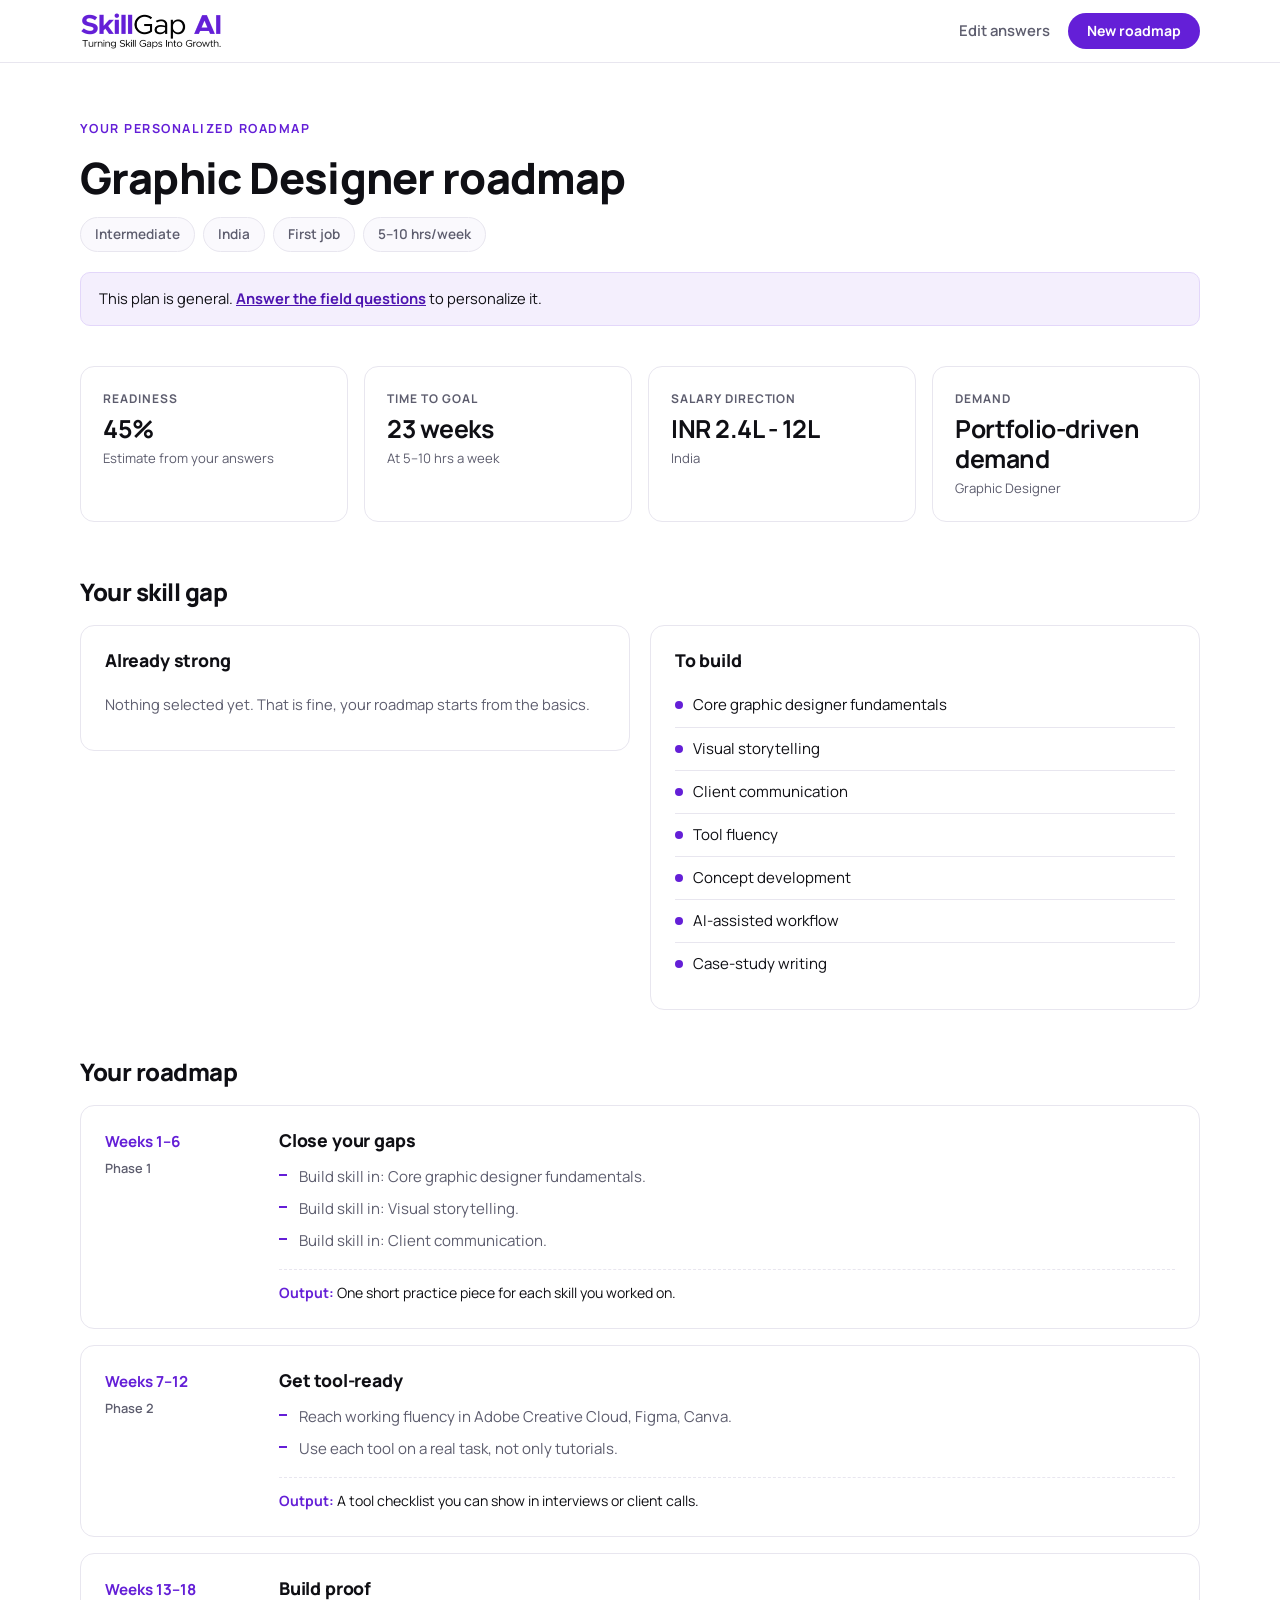
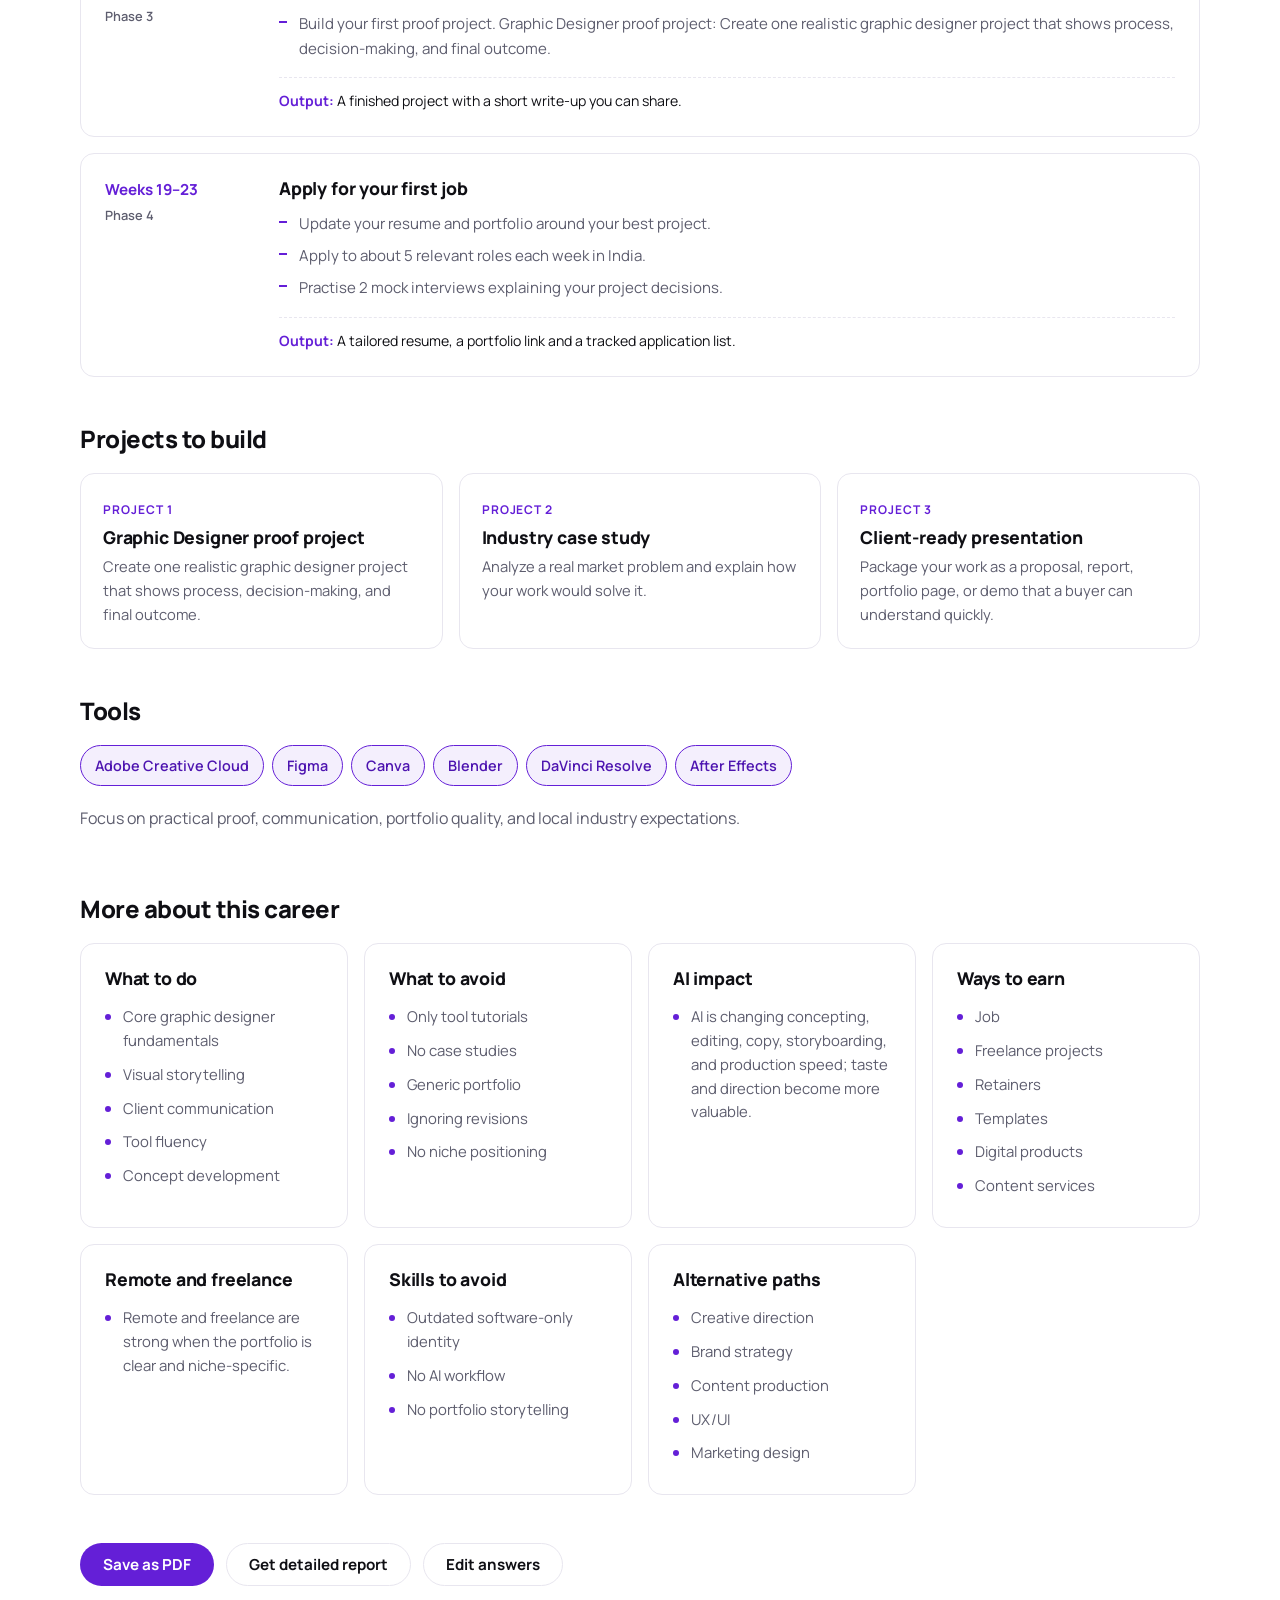
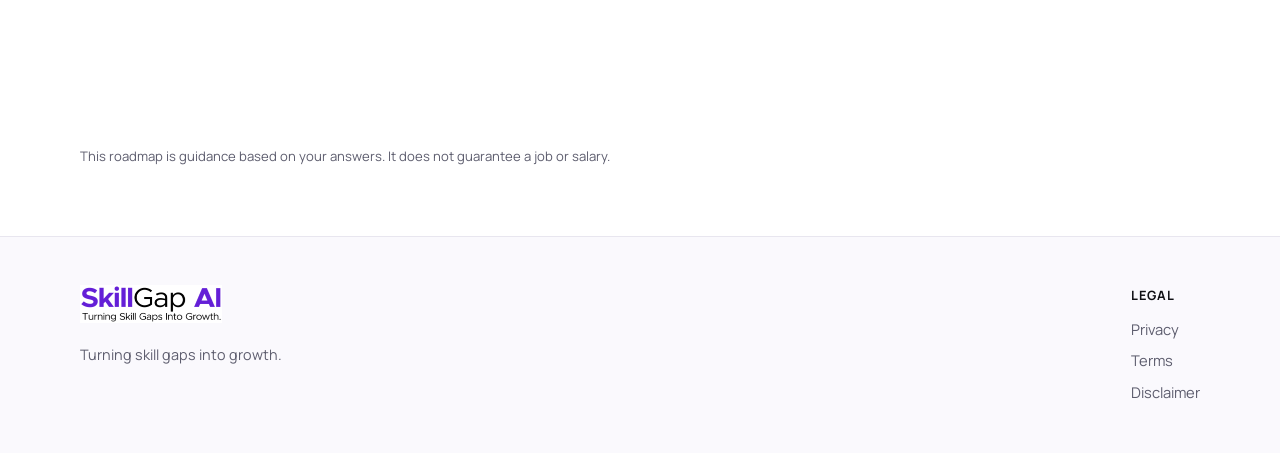
<file: career.html>
<!doctype html>
<html lang="en">
  <head>
    <meta charset="UTF-8" />
    <meta name="viewport" content="width=device-width, initial-scale=1.0" />
    <title>Your roadmap | SkillGap AI</title>
    <meta name="description" content="Your personalized career roadmap from SkillGap AI." />
    <meta name="robots" content="noindex" />
    <link rel="canonical" href="https://skillgapai.in/career.html" />
    <link rel="icon" href="favicon.png" type="image/png" />
    <link rel="preconnect" href="https://fonts.googleapis.com" />
    <link rel="preconnect" href="https://fonts.gstatic.com" crossorigin />
    <link href="https://fonts.googleapis.com/css2?family=Manrope:wght@400;500;600;700;800&display=swap" rel="stylesheet" />
    <link rel="stylesheet" href="styles.css" />
  </head>
  <body>
    <header class="site-header">
      <a class="brand" href="index.html" aria-label="SkillGap AI home"><img src="logo.png" alt="SkillGap AI" /></a>
      <div class="header-actions">
        <a class="login-link" href="index.html?edit=1#assessment">Edit answers</a>
        <a class="primary-button small" href="index.html#assessment">New roadmap</a>
      </div>
    </header>

    <main id="result">
      <section class="result-hero section-shell">
        <p class="eyebrow">Your personalized roadmap</p>
        <h1 id="resTitle">Your roadmap</h1>
        <div class="meta-chips" id="resChips"></div>
        <p class="notice" id="resNotice" hidden></p>
      </section>

      <section class="section-shell" style="padding-block:0">
        <div class="stat-row" id="resStats"></div>
      </section>

      <section class="section-shell result-section">
        <h2>Your skill gap</h2>
        <div class="gap-grid">
          <div class="gap-col"><h3>Already strong</h3><ul id="resStrong"></ul></div>
          <div class="gap-col build"><h3>To build</h3><ul id="resBuild"></ul></div>
        </div>
      </section>

      <section class="section-shell result-section">
        <h2>Your roadmap</h2>
        <div class="timeline" id="resTimeline"></div>
      </section>

      <section class="section-shell result-section">
        <h2>Projects to build</h2>
        <div class="project-grid" id="resProjects"></div>
      </section>

      <section class="section-shell result-section">
        <h2>Tools</h2>
        <ul class="tool-list" id="resTools"></ul>
        <p style="margin-top:20px" id="resRegion"></p>
      </section>

      <section class="section-shell result-section">
        <h2>More about this career</h2>
        <div class="insight-grid" id="resInsights"></div>
      </section>

      <section class="section-shell result-actions">
        <button class="primary-button" type="button" id="resPrint">Save as PDF</button>
        <a class="secondary-button" id="resWhatsapp" href="#" target="_blank" rel="noopener">Get detailed report</a>
        <a class="secondary-button" href="index.html?edit=1#assessment">Edit answers</a>
      </section>
      <section class="section-shell disclaimer">
        <p>This roadmap is guidance based on your answers. It does not guarantee a job or salary.</p>
      </section>
    </main>

    <footer class="site-footer">
      <div><a class="brand" href="index.html"><img src="logo.png" alt="SkillGap AI" /></a><p>Turning skill gaps into growth.</p></div>
      <div class="footer-columns"><nav><strong>Legal</strong><a href="privacy.html">Privacy</a><a href="terms.html">Terms</a><a href="disclaimer.html">Disclaimer</a></nav></div>
    </footer>

    <script src="data.js"></script>
    <script src="assessment.js"></script>
  </body>
</html>
</file>
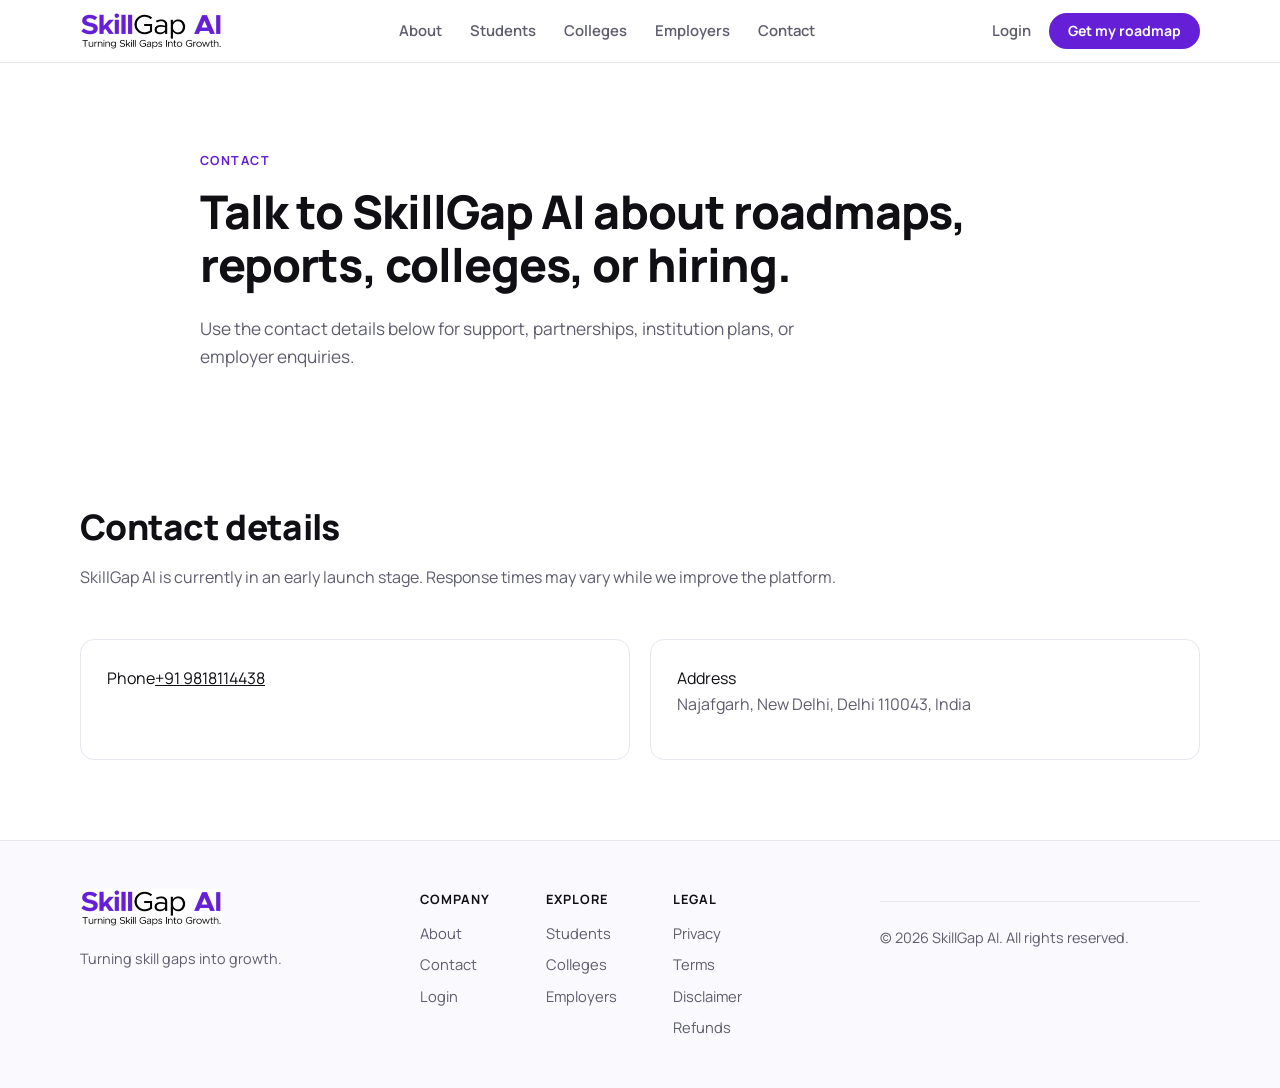
<file: contact.html>
<!doctype html>
<html lang="en">
  <head>
    <meta charset="UTF-8" />
    <meta name="viewport" content="width=device-width, initial-scale=1.0" />
    <title>Contact SkillGap AI | Career Readiness Support</title>
    <meta name="description" content="Contact SkillGap AI for career roadmap reports, institution plans, employer insights, and partnership enquiries." />
    <link rel="canonical" href="https://skillgapai.in/contact.html" />
    <link rel="icon" href="favicon.png" type="image/png" />
    <link rel="preconnect" href="https://fonts.googleapis.com" />
    <link rel="preconnect" href="https://fonts.gstatic.com" crossorigin />
    <link href="https://fonts.googleapis.com/css2?family=Manrope:wght@400;500;600;700;800&display=swap" rel="stylesheet" />
    <link rel="stylesheet" href="styles.css" />
  </head>
  <body>
    <header class="site-header">
      <a class="brand" href="index.html" aria-label="SkillGap AI home"><img src="logo.png" alt="SkillGap AI" /></a>
      <nav class="nav-links" aria-label="Primary"><a href="about.html">About</a><a href="students.html">Students</a><a href="institutions.html">Colleges</a><a href="employers.html">Employers</a><a href="contact.html">Contact</a></nav>
      <div class="header-actions"><a class="login-link" href="login.html">Login</a><a class="primary-button small" href="index.html#assessment">Get my roadmap</a></div>
    </header>
    <main>
      <section class="page-hero section-shell"><p class="eyebrow">Contact</p><h1>Talk to SkillGap AI about roadmaps, reports, colleges, or hiring.</h1><p>Use the contact details below for support, partnerships, institution plans, or employer enquiries.</p></section>
      <section class="final-cta section-shell"><div><h2>Contact details</h2><p>SkillGap AI is currently in an early launch stage. Response times may vary while we improve the platform.</p></div><div class="contact-grid"><article><span>Phone</span><a href="tel:+919818114438">+91 9818114438</a></article><article><span>Address</span><p>Najafgarh, New Delhi, Delhi 110043, India</p></article></div></section>
    </main>
    <footer class="site-footer">
      <div><a class="brand" href="index.html"><img src="logo.png" alt="SkillGap AI" /></a><p>Turning skill gaps into growth.</p></div>
      <div class="footer-columns">
        <nav><strong>Company</strong><a href="about.html">About</a><a href="contact.html">Contact</a><a href="login.html">Login</a></nav>
        <nav><strong>Explore</strong><a href="students.html">Students</a><a href="institutions.html">Colleges</a><a href="employers.html">Employers</a></nav>
        <nav><strong>Legal</strong><a href="privacy.html">Privacy</a><a href="terms.html">Terms</a><a href="disclaimer.html">Disclaimer</a><a href="refund.html">Refunds</a></nav>
      </div>
      <p class="copyright">© 2026 SkillGap AI. All rights reserved.</p>
    </footer>
  </body>
</html>
</file>
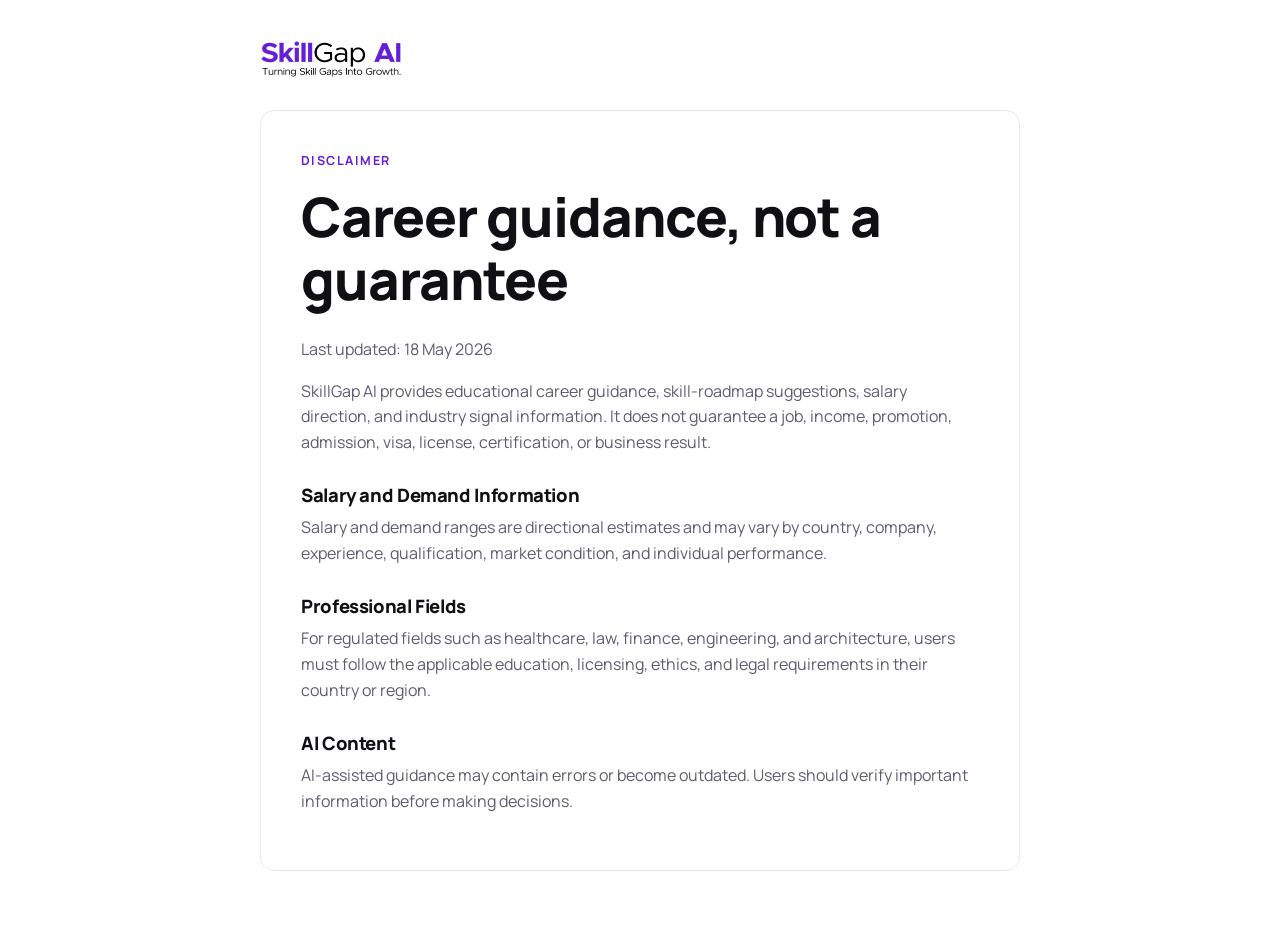
<file: disclaimer.html>
<!doctype html>
<html lang="en">
  <head>
    <meta charset="UTF-8" />
    <meta name="viewport" content="width=device-width, initial-scale=1.0" />
    <title>Disclaimer | SkillGap AI</title>
    <link rel="canonical" href="https://skillgapai.in/disclaimer.html" />
    <link rel="icon" href="favicon.png" type="image/png" />
    <link rel="preconnect" href="https://fonts.googleapis.com" />
    <link rel="preconnect" href="https://fonts.gstatic.com" crossorigin />
    <link href="https://fonts.googleapis.com/css2?family=Manrope:wght@400;500;600;700;800&display=swap" rel="stylesheet" />
    <link rel="stylesheet" href="styles.css" />
  </head>
  <body>
    <main class="app-shell legal-page">
      <a class="brand legal-brand" href="index.html"><img src="logo.png" alt="SkillGap AI" /></a>
      <section class="legal-card">
        <p class="eyebrow">Disclaimer</p>
        <h1>Career guidance, not a guarantee</h1>
        <p>Last updated: 18 May 2026</p>
        <p>SkillGap AI provides educational career guidance, skill-roadmap suggestions, salary direction, and industry signal information. It does not guarantee a job, income, promotion, admission, visa, license, certification, or business result.</p>
        <h2>Salary and Demand Information</h2>
        <p>Salary and demand ranges are directional estimates and may vary by country, company, experience, qualification, market condition, and individual performance.</p>
        <h2>Professional Fields</h2>
        <p>For regulated fields such as healthcare, law, finance, engineering, and architecture, users must follow the applicable education, licensing, ethics, and legal requirements in their country or region.</p>
        <h2>AI Content</h2>
        <p>AI-assisted guidance may contain errors or become outdated. Users should verify important information before making decisions.</p>
      </section>
    </main>
  </body>
</html>
</file>
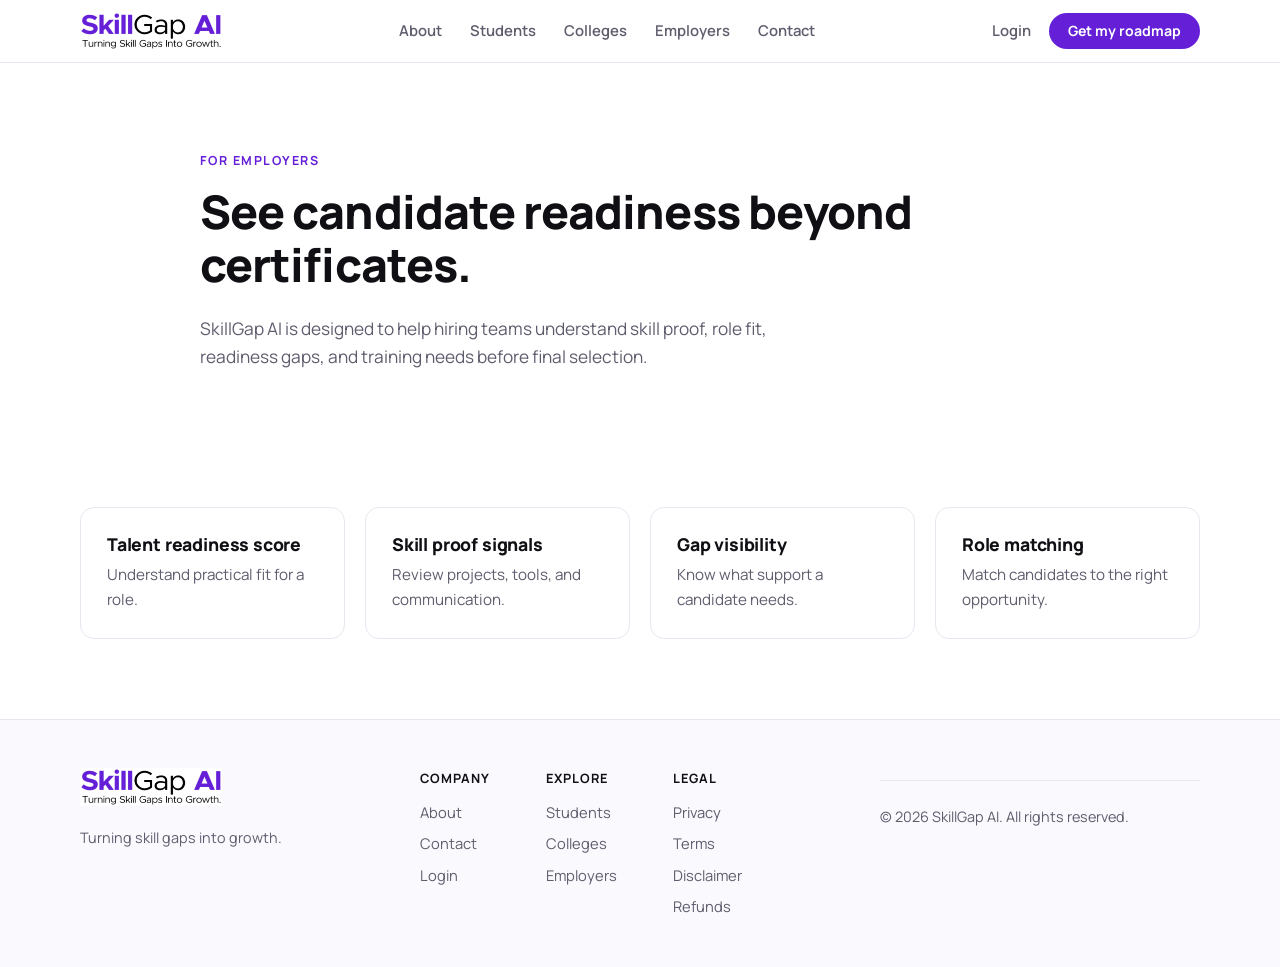
<file: employers.html>
<!doctype html>
<html lang="en">
  <head>
    <meta charset="UTF-8" />
    <meta name="viewport" content="width=device-width, initial-scale=1.0" />
    <title>SkillGap AI for Employers | Find Skill-Ready Talent</title>
    <meta name="description" content="SkillGap AI helps employers understand candidate skill readiness, role fit, project proof, and hiring gaps." />
    <link rel="canonical" href="https://skillgapai.in/employers.html" />
    <link rel="icon" href="favicon.png" type="image/png" />
    <link rel="preconnect" href="https://fonts.googleapis.com" />
    <link rel="preconnect" href="https://fonts.gstatic.com" crossorigin />
    <link href="https://fonts.googleapis.com/css2?family=Manrope:wght@400;500;600;700;800&display=swap" rel="stylesheet" />
    <link rel="stylesheet" href="styles.css" />
  </head>
  <body>
    <header class="site-header">
      <a class="brand" href="index.html" aria-label="SkillGap AI home"><img src="logo.png" alt="SkillGap AI" /></a>
      <nav class="nav-links" aria-label="Primary"><a href="about.html">About</a><a href="students.html">Students</a><a href="institutions.html">Colleges</a><a href="employers.html">Employers</a><a href="contact.html">Contact</a></nav>
      <div class="header-actions"><a class="login-link" href="login.html">Login</a><a class="primary-button small" href="index.html#assessment">Get my roadmap</a></div>
    </header>
    <main>
      <section class="page-hero section-shell"><p class="eyebrow">For employers</p><h1>See candidate readiness beyond certificates.</h1><p>SkillGap AI is designed to help hiring teams understand skill proof, role fit, readiness gaps, and training needs before final selection.</p></section>
      <section class="features-section section-shell"><div class="feature-grid"><article><h3>Talent readiness score</h3><p>Understand practical fit for a role.</p></article><article><h3>Skill proof signals</h3><p>Review projects, tools, and communication.</p></article><article><h3>Gap visibility</h3><p>Know what support a candidate needs.</p></article><article><h3>Role matching</h3><p>Match candidates to the right opportunity.</p></article></div></section>
    </main>
    <footer class="site-footer">
      <div><a class="brand" href="index.html"><img src="logo.png" alt="SkillGap AI" /></a><p>Turning skill gaps into growth.</p></div>
      <div class="footer-columns">
        <nav><strong>Company</strong><a href="about.html">About</a><a href="contact.html">Contact</a><a href="login.html">Login</a></nav>
        <nav><strong>Explore</strong><a href="students.html">Students</a><a href="institutions.html">Colleges</a><a href="employers.html">Employers</a></nav>
        <nav><strong>Legal</strong><a href="privacy.html">Privacy</a><a href="terms.html">Terms</a><a href="disclaimer.html">Disclaimer</a><a href="refund.html">Refunds</a></nav>
      </div>
      <p class="copyright">© 2026 SkillGap AI. All rights reserved.</p>
    </footer>
  </body>
</html>
</file>
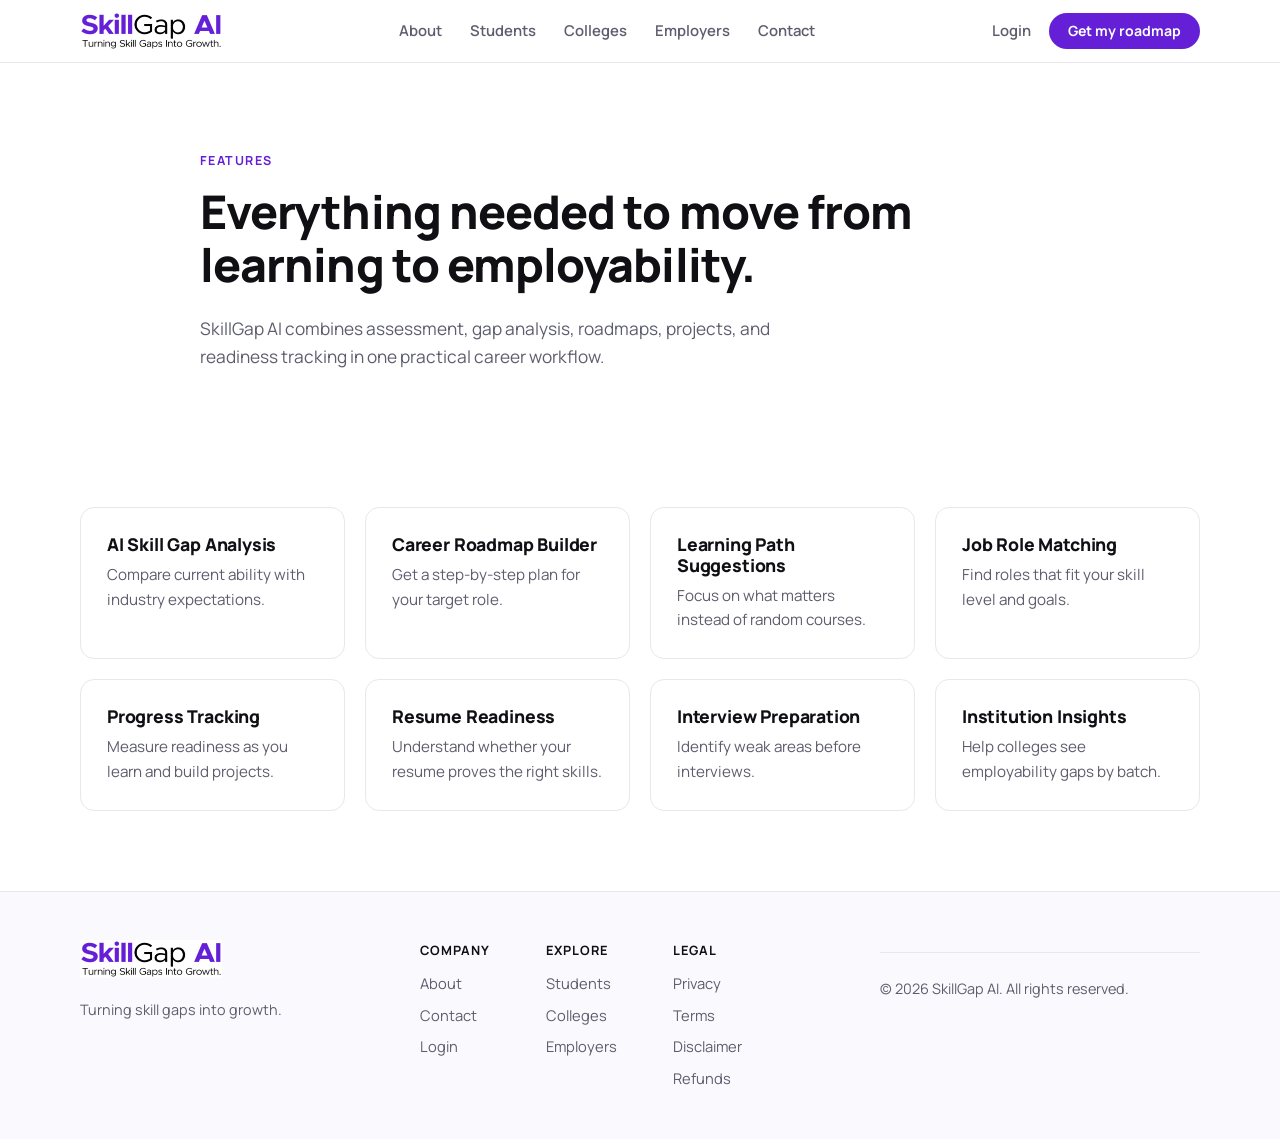
<file: features.html>
<!doctype html>
<html lang="en">
  <head>
    <meta charset="UTF-8" />
    <meta name="viewport" content="width=device-width, initial-scale=1.0" />
    <title>SkillGap AI Features | Skill Gap Analysis, Roadmaps, Readiness</title>
    <meta name="description" content="Explore SkillGap AI features for AI skill gap analysis, career roadmaps, job role matching, progress tracking, and employability insights." />
    <link rel="canonical" href="https://skillgapai.in/features.html" />
    <link rel="icon" href="favicon.png" type="image/png" />
    <link rel="preconnect" href="https://fonts.googleapis.com" />
    <link rel="preconnect" href="https://fonts.gstatic.com" crossorigin />
    <link href="https://fonts.googleapis.com/css2?family=Manrope:wght@400;500;600;700;800&display=swap" rel="stylesheet" />
    <link rel="stylesheet" href="styles.css" />
  </head>
  <body>
    <header class="site-header">
      <a class="brand" href="index.html" aria-label="SkillGap AI home"><img src="logo.png" alt="SkillGap AI" /></a>
      <nav class="nav-links" aria-label="Primary"><a href="about.html">About</a><a href="students.html">Students</a><a href="institutions.html">Colleges</a><a href="employers.html">Employers</a><a href="contact.html">Contact</a></nav>
      <div class="header-actions"><a class="login-link" href="login.html">Login</a><a class="primary-button small" href="index.html#assessment">Get my roadmap</a></div>
    </header>
    <main>
      <section class="page-hero section-shell"><p class="eyebrow">Features</p><h1>Everything needed to move from learning to employability.</h1><p>SkillGap AI combines assessment, gap analysis, roadmaps, projects, and readiness tracking in one practical career workflow.</p></section>
      <section class="features-section section-shell"><div class="feature-grid"><article><h3>AI Skill Gap Analysis</h3><p>Compare current ability with industry expectations.</p></article><article><h3>Career Roadmap Builder</h3><p>Get a step-by-step plan for your target role.</p></article><article><h3>Learning Path Suggestions</h3><p>Focus on what matters instead of random courses.</p></article><article><h3>Job Role Matching</h3><p>Find roles that fit your skill level and goals.</p></article><article><h3>Progress Tracking</h3><p>Measure readiness as you learn and build projects.</p></article><article><h3>Resume Readiness</h3><p>Understand whether your resume proves the right skills.</p></article><article><h3>Interview Preparation</h3><p>Identify weak areas before interviews.</p></article><article><h3>Institution Insights</h3><p>Help colleges see employability gaps by batch.</p></article></div></section>
    </main>
    <footer class="site-footer">
      <div><a class="brand" href="index.html"><img src="logo.png" alt="SkillGap AI" /></a><p>Turning skill gaps into growth.</p></div>
      <div class="footer-columns">
        <nav><strong>Company</strong><a href="about.html">About</a><a href="contact.html">Contact</a><a href="login.html">Login</a></nav>
        <nav><strong>Explore</strong><a href="students.html">Students</a><a href="institutions.html">Colleges</a><a href="employers.html">Employers</a></nav>
        <nav><strong>Legal</strong><a href="privacy.html">Privacy</a><a href="terms.html">Terms</a><a href="disclaimer.html">Disclaimer</a><a href="refund.html">Refunds</a></nav>
      </div>
      <p class="copyright">© 2026 SkillGap AI. All rights reserved.</p>
    </footer>
  </body>
</html>
</file>
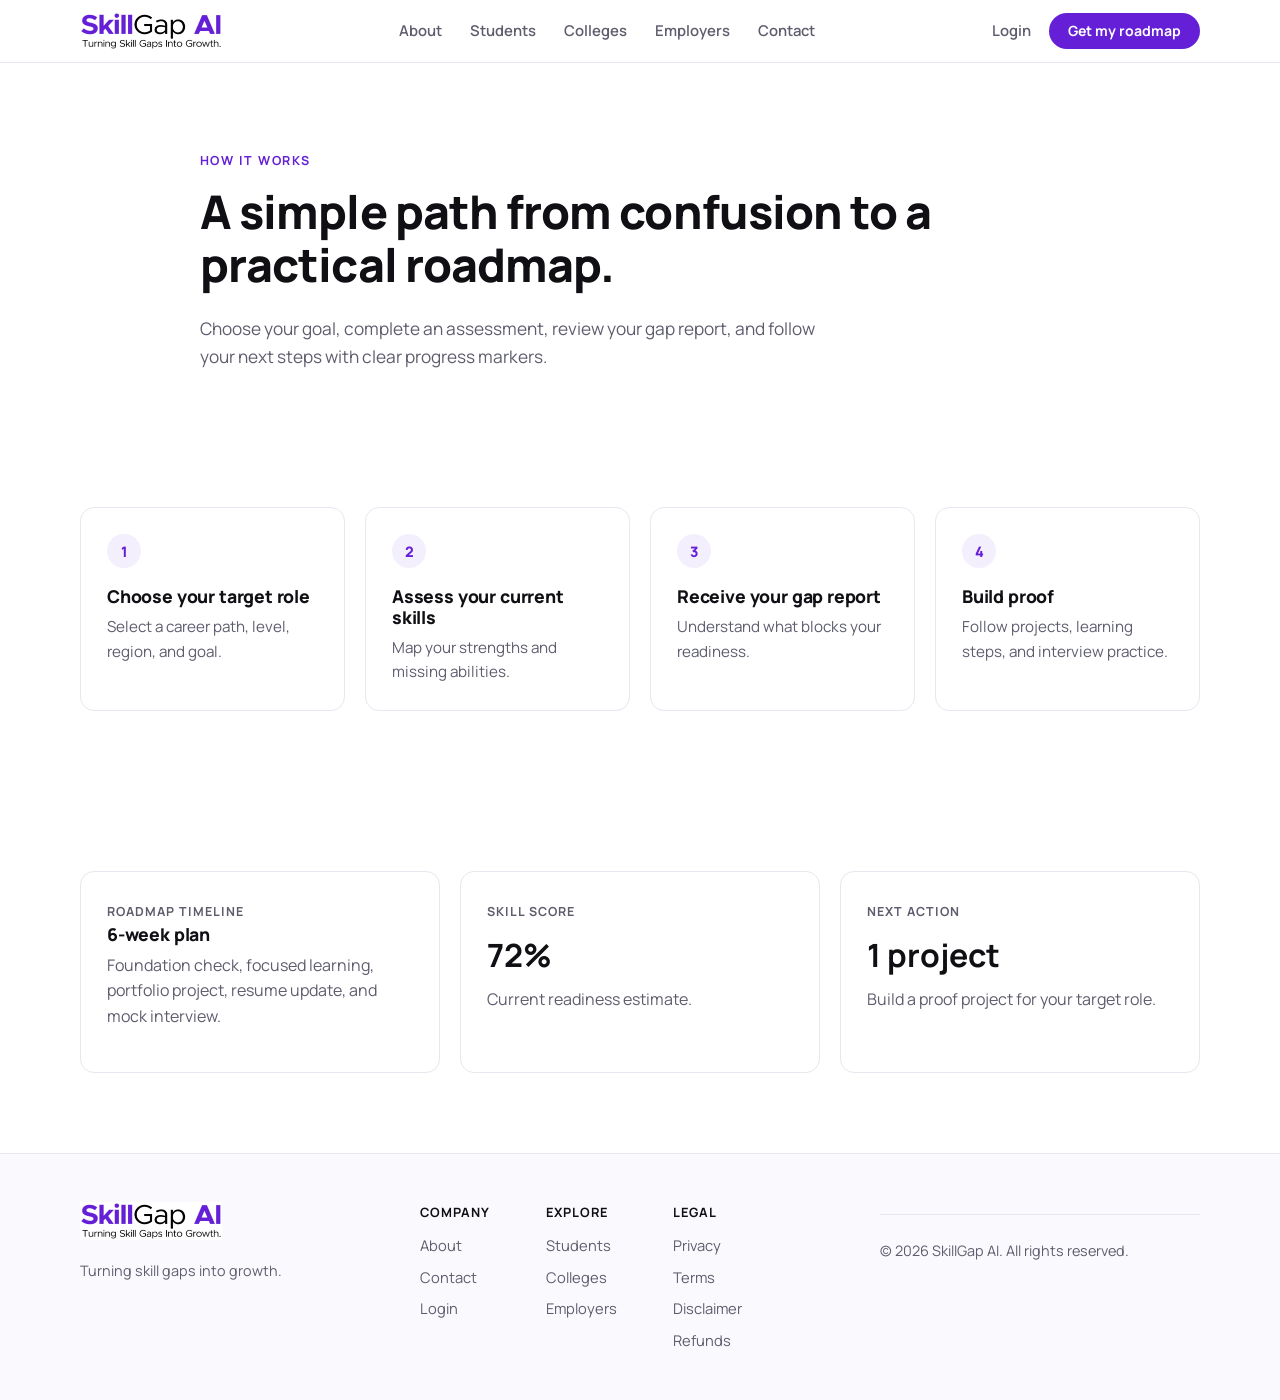
<file: how-it-works.html>
<!doctype html>
<html lang="en">
  <head>
    <meta charset="UTF-8" />
    <meta name="viewport" content="width=device-width, initial-scale=1.0" />
    <title>How SkillGap AI Works | Assessment to Career Roadmap</title>
    <meta name="description" content="See how SkillGap AI turns a target career path into a skill gap report, project suggestions, and a personalized career roadmap." />
    <link rel="canonical" href="https://skillgapai.in/how-it-works.html" />
    <link rel="icon" href="favicon.png" type="image/png" />
    <link rel="preconnect" href="https://fonts.googleapis.com" />
    <link rel="preconnect" href="https://fonts.gstatic.com" crossorigin />
    <link href="https://fonts.googleapis.com/css2?family=Manrope:wght@400;500;600;700;800&display=swap" rel="stylesheet" />
    <link rel="stylesheet" href="styles.css" />
  </head>
  <body>
    <header class="site-header">
      <a class="brand" href="index.html" aria-label="SkillGap AI home"><img src="logo.png" alt="SkillGap AI" /></a>
      <nav class="nav-links" aria-label="Primary"><a href="about.html">About</a><a href="students.html">Students</a><a href="institutions.html">Colleges</a><a href="employers.html">Employers</a><a href="contact.html">Contact</a></nav>
      <div class="header-actions"><a class="login-link" href="login.html">Login</a><a class="primary-button small" href="index.html#assessment">Get my roadmap</a></div>
    </header>
    <main>
      <section class="page-hero section-shell"><p class="eyebrow">How it works</p><h1>A simple path from confusion to a practical roadmap.</h1><p>Choose your goal, complete an assessment, review your gap report, and follow your next steps with clear progress markers.</p></section>
      <section class="how-section section-shell"><div class="steps-grid"><article><b>1</b><h3>Choose your target role</h3><p>Select a career path, level, region, and goal.</p></article><article><b>2</b><h3>Assess your current skills</h3><p>Map your strengths and missing abilities.</p></article><article><b>3</b><h3>Receive your gap report</h3><p>Understand what blocks your readiness.</p></article><article><b>4</b><h3>Build proof</h3><p>Follow projects, learning steps, and interview practice.</p></article></div></section>
      <section class="product-preview section-shell"><div class="preview-grid"><article class="preview-card large"><span>Roadmap timeline</span><h3>6-week plan</h3><p>Foundation check, focused learning, portfolio project, resume update, and mock interview.</p></article><article class="preview-card"><span>Skill score</span><strong>72%</strong><p>Current readiness estimate.</p></article><article class="preview-card"><span>Next action</span><strong>1 project</strong><p>Build a proof project for your target role.</p></article></div></section>
    </main>
    <footer class="site-footer">
      <div><a class="brand" href="index.html"><img src="logo.png" alt="SkillGap AI" /></a><p>Turning skill gaps into growth.</p></div>
      <div class="footer-columns">
        <nav><strong>Company</strong><a href="about.html">About</a><a href="contact.html">Contact</a><a href="login.html">Login</a></nav>
        <nav><strong>Explore</strong><a href="students.html">Students</a><a href="institutions.html">Colleges</a><a href="employers.html">Employers</a></nav>
        <nav><strong>Legal</strong><a href="privacy.html">Privacy</a><a href="terms.html">Terms</a><a href="disclaimer.html">Disclaimer</a><a href="refund.html">Refunds</a></nav>
      </div>
      <p class="copyright">© 2026 SkillGap AI. All rights reserved.</p>
    </footer>
  </body>
</html>
</file>
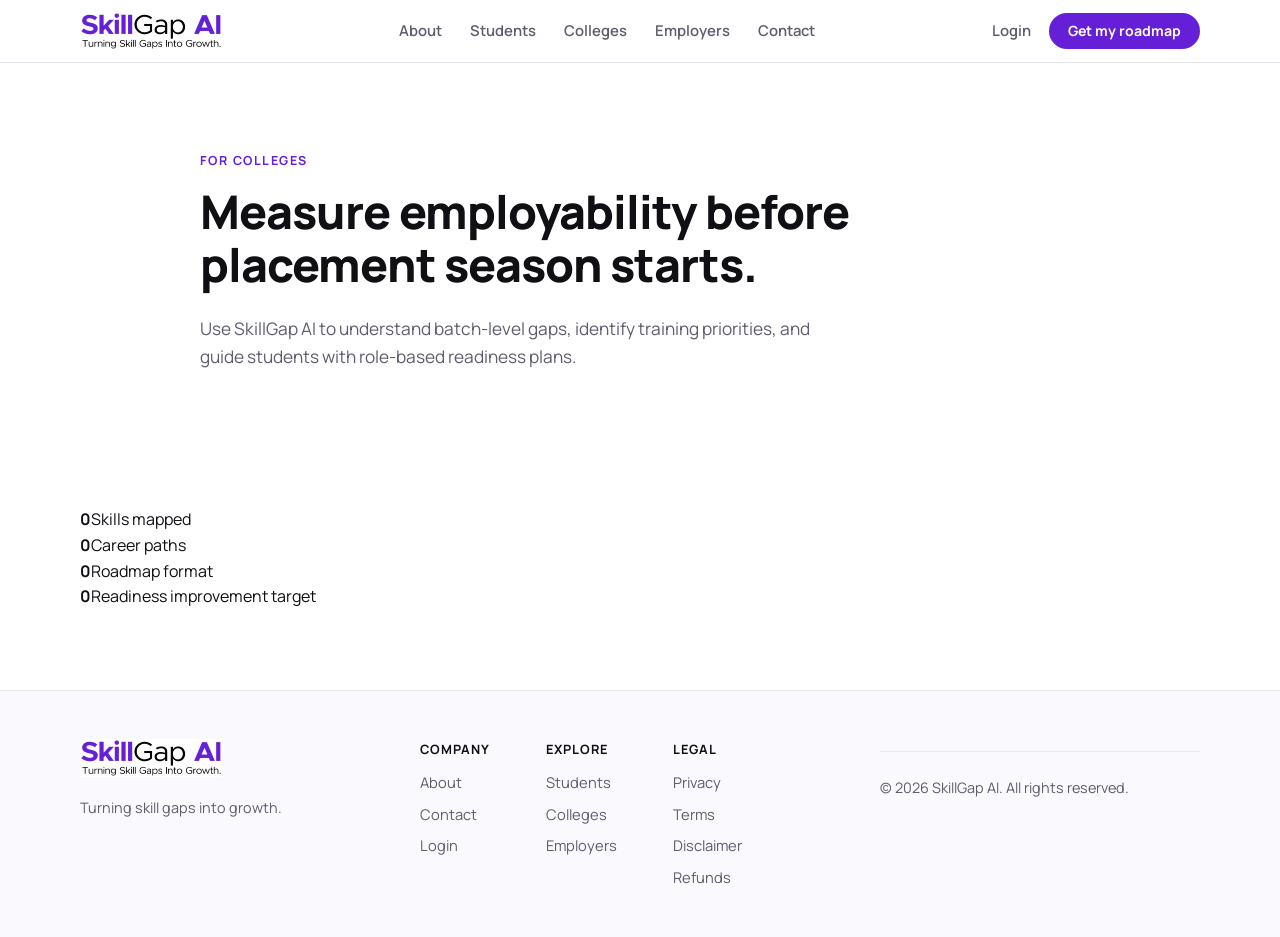
<file: institutions.html>
<!doctype html>
<html lang="en">
  <head>
    <meta charset="UTF-8" />
    <meta name="viewport" content="width=device-width, initial-scale=1.0" />
    <title>SkillGap AI for Colleges | Employability Insights for Institutions</title>
    <meta name="description" content="SkillGap AI helps colleges and training institutes identify employability gaps, guide students, and improve placement readiness." />
    <link rel="canonical" href="https://skillgapai.in/institutions.html" />
    <link rel="icon" href="favicon.png" type="image/png" />
    <link rel="preconnect" href="https://fonts.googleapis.com" />
    <link rel="preconnect" href="https://fonts.gstatic.com" crossorigin />
    <link href="https://fonts.googleapis.com/css2?family=Manrope:wght@400;500;600;700;800&display=swap" rel="stylesheet" />
    <link rel="stylesheet" href="styles.css" />
  </head>
  <body>
    <header class="site-header">
      <a class="brand" href="index.html" aria-label="SkillGap AI home"><img src="logo.png" alt="SkillGap AI" /></a>
      <nav class="nav-links" aria-label="Primary"><a href="about.html">About</a><a href="students.html">Students</a><a href="institutions.html">Colleges</a><a href="employers.html">Employers</a><a href="contact.html">Contact</a></nav>
      <div class="header-actions"><a class="login-link" href="login.html">Login</a><a class="primary-button small" href="index.html#assessment">Get my roadmap</a></div>
    </header>
    <main>
      <section class="page-hero section-shell"><p class="eyebrow">For colleges</p><h1>Measure employability before placement season starts.</h1><p>Use SkillGap AI to understand batch-level gaps, identify training priorities, and guide students with role-based readiness plans.</p></section>
      <section class="trust-section section-shell"><article><strong data-count="500">0</strong><span>Skills mapped</span></article><article><strong data-count="80">0</strong><span>Career paths</span></article><article><strong data-count="6" data-suffix=" weeks">0</strong><span>Roadmap format</span></article><article><strong data-count="72" data-suffix="%">0</strong><span>Readiness improvement target</span></article></section>
    </main>
    <footer class="site-footer">
      <div><a class="brand" href="index.html"><img src="logo.png" alt="SkillGap AI" /></a><p>Turning skill gaps into growth.</p></div>
      <div class="footer-columns">
        <nav><strong>Company</strong><a href="about.html">About</a><a href="contact.html">Contact</a><a href="login.html">Login</a></nav>
        <nav><strong>Explore</strong><a href="students.html">Students</a><a href="institutions.html">Colleges</a><a href="employers.html">Employers</a></nav>
        <nav><strong>Legal</strong><a href="privacy.html">Privacy</a><a href="terms.html">Terms</a><a href="disclaimer.html">Disclaimer</a><a href="refund.html">Refunds</a></nav>
      </div>
      <p class="copyright">© 2026 SkillGap AI. All rights reserved.</p>
    </footer>
    <script src="script.js"></script>
  </body>
</html>
</file>
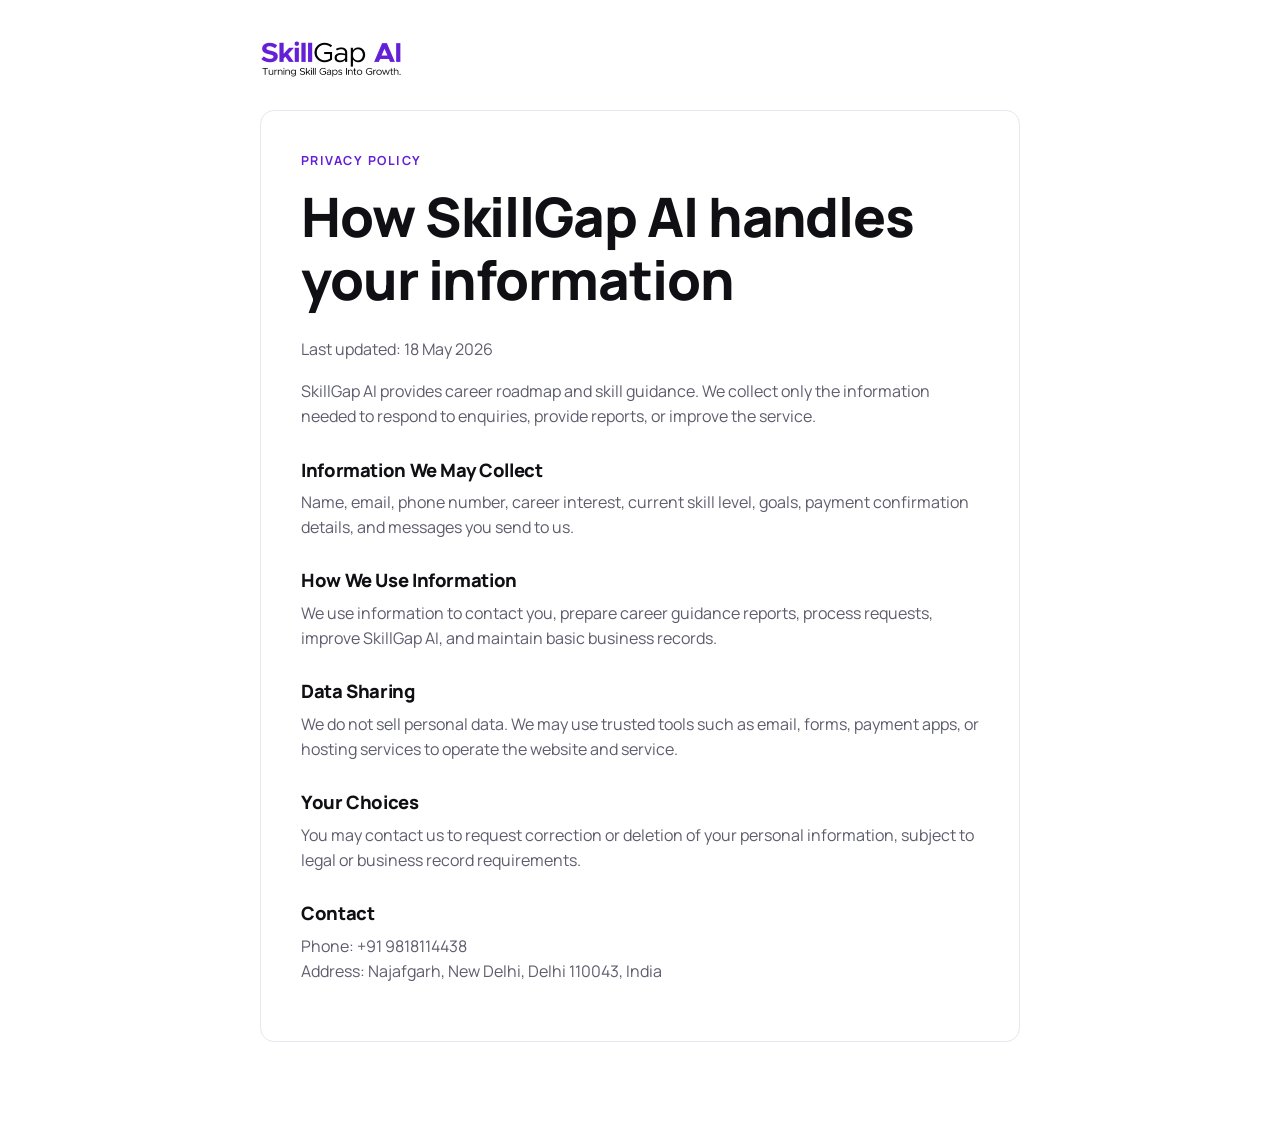
<file: privacy.html>
<!doctype html>
<html lang="en">
  <head>
    <meta charset="UTF-8" />
    <meta name="viewport" content="width=device-width, initial-scale=1.0" />
    <title>Privacy Policy | SkillGap AI</title>
    <link rel="canonical" href="https://skillgapai.in/privacy.html" />
    <link rel="icon" href="favicon.png" type="image/png" />
    <link rel="preconnect" href="https://fonts.googleapis.com" />
    <link rel="preconnect" href="https://fonts.gstatic.com" crossorigin />
    <link href="https://fonts.googleapis.com/css2?family=Manrope:wght@400;500;600;700;800&display=swap" rel="stylesheet" />
    <link rel="stylesheet" href="styles.css" />
  </head>
  <body>
    <main class="app-shell legal-page">
      <a class="brand legal-brand" href="index.html"><img src="logo.png" alt="SkillGap AI" /></a>
      <section class="legal-card">
        <p class="eyebrow">Privacy Policy</p>
        <h1>How SkillGap AI handles your information</h1>
        <p>Last updated: 18 May 2026</p>
        <p>SkillGap AI provides career roadmap and skill guidance. We collect only the information needed to respond to enquiries, provide reports, or improve the service.</p>
        <h2>Information We May Collect</h2>
        <p>Name, email, phone number, career interest, current skill level, goals, payment confirmation details, and messages you send to us.</p>
        <h2>How We Use Information</h2>
        <p>We use information to contact you, prepare career guidance reports, process requests, improve SkillGap AI, and maintain basic business records.</p>
        <h2>Data Sharing</h2>
        <p>We do not sell personal data. We may use trusted tools such as email, forms, payment apps, or hosting services to operate the website and service.</p>
        <h2>Your Choices</h2>
        <p>You may contact us to request correction or deletion of your personal information, subject to legal or business record requirements.</p>
        <h2>Contact</h2>
        <p>Phone: +91 9818114438<br />Address: Najafgarh, New Delhi, Delhi 110043, India</p>
      </section>
    </main>
  </body>
</html>
</file>
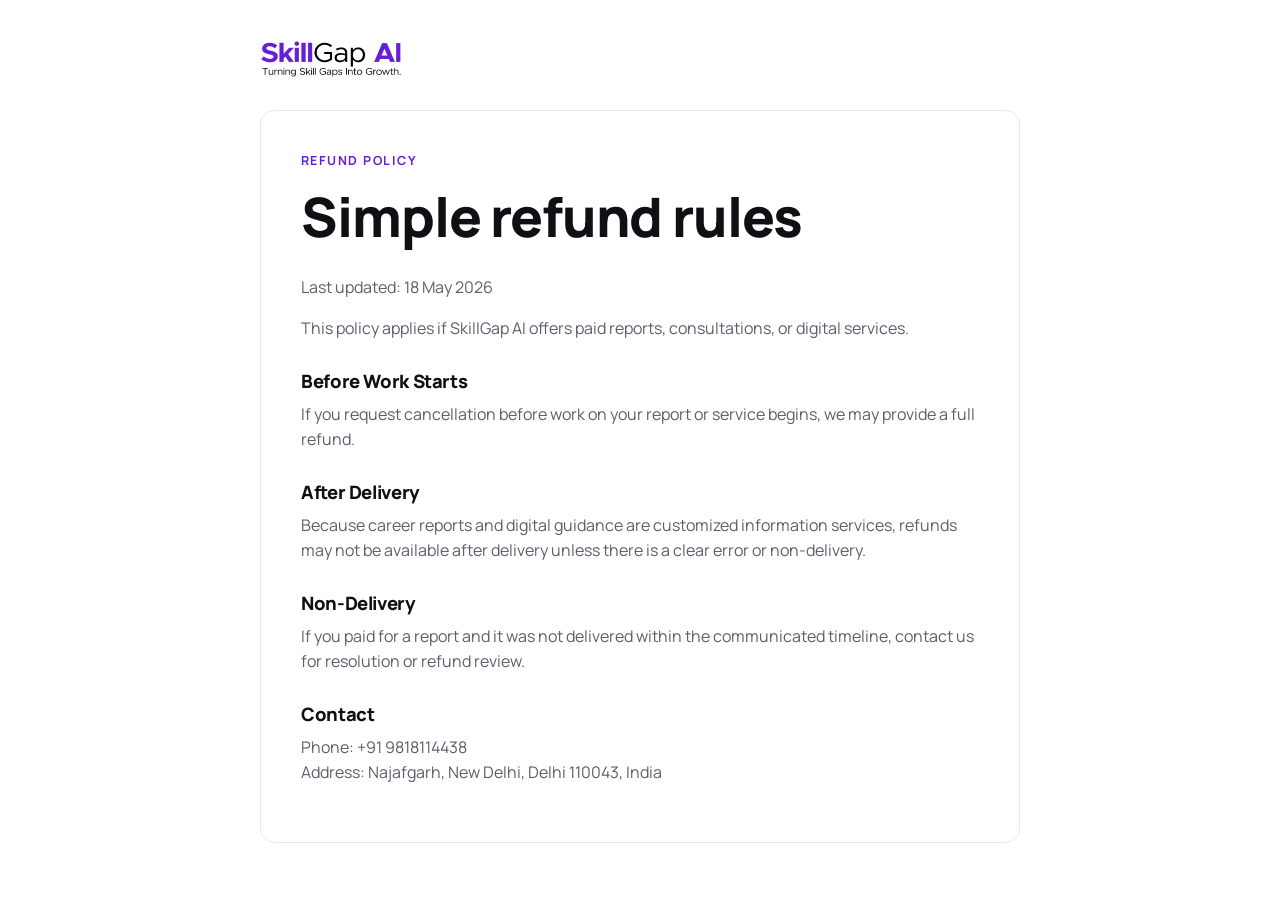
<file: refund.html>
<!doctype html>
<html lang="en">
  <head>
    <meta charset="UTF-8" />
    <meta name="viewport" content="width=device-width, initial-scale=1.0" />
    <title>Refund Policy | SkillGap AI</title>
    <link rel="canonical" href="https://skillgapai.in/refund.html" />
    <link rel="icon" href="favicon.png" type="image/png" />
    <link rel="preconnect" href="https://fonts.googleapis.com" />
    <link rel="preconnect" href="https://fonts.gstatic.com" crossorigin />
    <link href="https://fonts.googleapis.com/css2?family=Manrope:wght@400;500;600;700;800&display=swap" rel="stylesheet" />
    <link rel="stylesheet" href="styles.css" />
  </head>
  <body>
    <main class="app-shell legal-page">
      <a class="brand legal-brand" href="index.html"><img src="logo.png" alt="SkillGap AI" /></a>
      <section class="legal-card">
        <p class="eyebrow">Refund Policy</p>
        <h1>Simple refund rules</h1>
        <p>Last updated: 18 May 2026</p>
        <p>This policy applies if SkillGap AI offers paid reports, consultations, or digital services.</p>
        <h2>Before Work Starts</h2>
        <p>If you request cancellation before work on your report or service begins, we may provide a full refund.</p>
        <h2>After Delivery</h2>
        <p>Because career reports and digital guidance are customized information services, refunds may not be available after delivery unless there is a clear error or non-delivery.</p>
        <h2>Non-Delivery</h2>
        <p>If you paid for a report and it was not delivered within the communicated timeline, contact us for resolution or refund review.</p>
        <h2>Contact</h2>
        <p>Phone: +91 9818114438<br />Address: Najafgarh, New Delhi, Delhi 110043, India</p>
      </section>
    </main>
  </body>
</html>
</file>
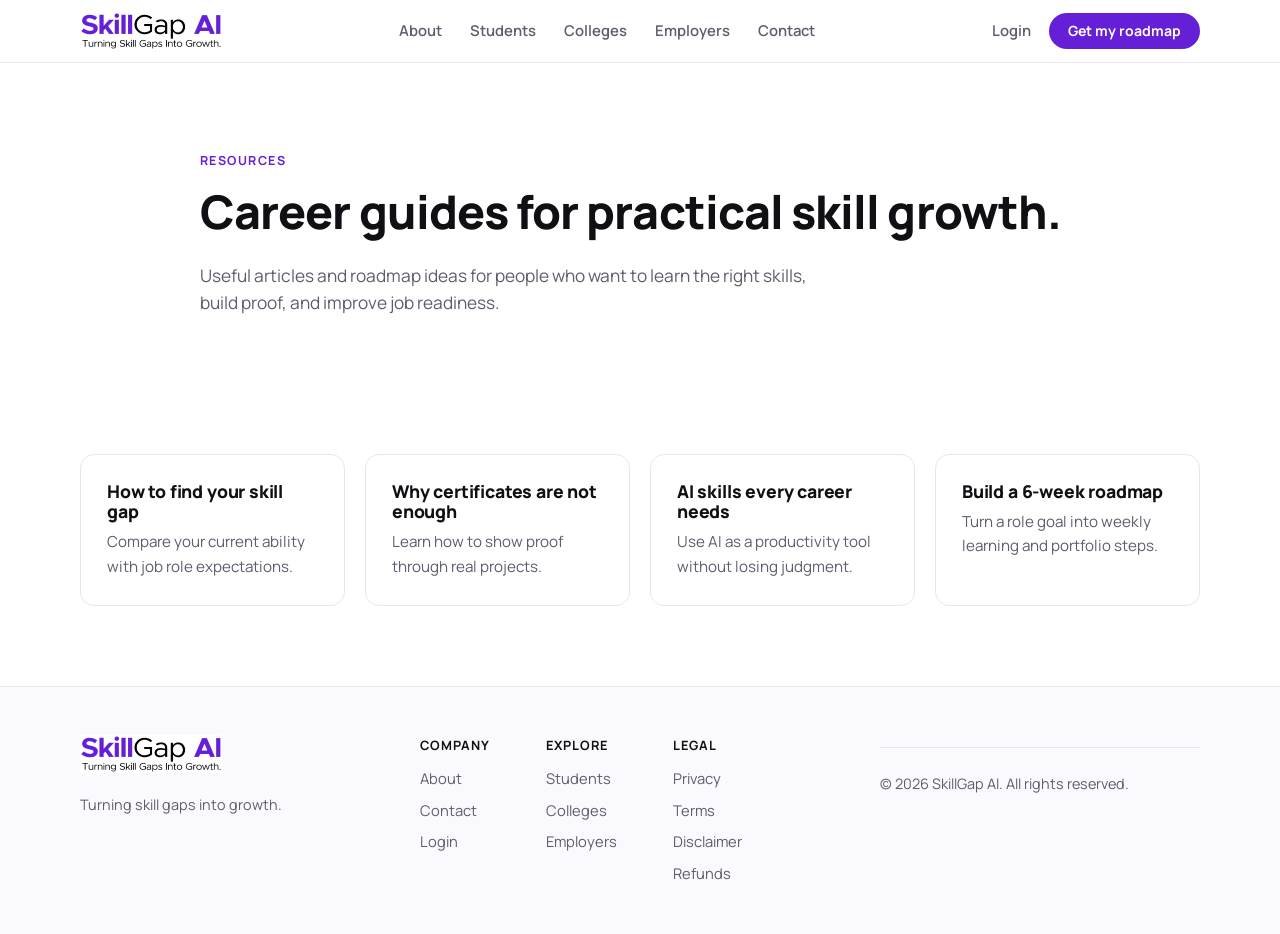
<file: resources.html>
<!doctype html>
<html lang="en">
  <head>
    <meta charset="UTF-8" />
    <meta name="viewport" content="width=device-width, initial-scale=1.0" />
    <title>SkillGap AI Resources | Career Guides and Skill Roadmaps</title>
    <meta name="description" content="Read SkillGap AI resources about career roadmaps, AI skill gaps, employability, project building, and job readiness." />
    <link rel="canonical" href="https://skillgapai.in/resources.html" />
    <link rel="icon" href="favicon.png" type="image/png" />
    <link rel="preconnect" href="https://fonts.googleapis.com" />
    <link rel="preconnect" href="https://fonts.gstatic.com" crossorigin />
    <link href="https://fonts.googleapis.com/css2?family=Manrope:wght@400;500;600;700;800&display=swap" rel="stylesheet" />
    <link rel="stylesheet" href="styles.css" />
  </head>
  <body>
    <header class="site-header">
      <a class="brand" href="index.html" aria-label="SkillGap AI home"><img src="logo.png" alt="SkillGap AI" /></a>
      <nav class="nav-links" aria-label="Primary"><a href="about.html">About</a><a href="students.html">Students</a><a href="institutions.html">Colleges</a><a href="employers.html">Employers</a><a href="contact.html">Contact</a></nav>
      <div class="header-actions"><a class="login-link" href="login.html">Login</a><a class="primary-button small" href="index.html#assessment">Get my roadmap</a></div>
    </header>
    <main>
      <section class="page-hero section-shell"><p class="eyebrow">Resources</p><h1>Career guides for practical skill growth.</h1><p>Useful articles and roadmap ideas for people who want to learn the right skills, build proof, and improve job readiness.</p></section>
      <section class="features-section section-shell"><div class="feature-grid"><article><h3>How to find your skill gap</h3><p>Compare your current ability with job role expectations.</p></article><article><h3>Why certificates are not enough</h3><p>Learn how to show proof through real projects.</p></article><article><h3>AI skills every career needs</h3><p>Use AI as a productivity tool without losing judgment.</p></article><article><h3>Build a 6-week roadmap</h3><p>Turn a role goal into weekly learning and portfolio steps.</p></article></div></section>
    </main>
    <footer class="site-footer">
      <div><a class="brand" href="index.html"><img src="logo.png" alt="SkillGap AI" /></a><p>Turning skill gaps into growth.</p></div>
      <div class="footer-columns">
        <nav><strong>Company</strong><a href="about.html">About</a><a href="contact.html">Contact</a><a href="login.html">Login</a></nav>
        <nav><strong>Explore</strong><a href="students.html">Students</a><a href="institutions.html">Colleges</a><a href="employers.html">Employers</a></nav>
        <nav><strong>Legal</strong><a href="privacy.html">Privacy</a><a href="terms.html">Terms</a><a href="disclaimer.html">Disclaimer</a><a href="refund.html">Refunds</a></nav>
      </div>
      <p class="copyright">© 2026 SkillGap AI. All rights reserved.</p>
    </footer>
  </body>
</html>
</file>
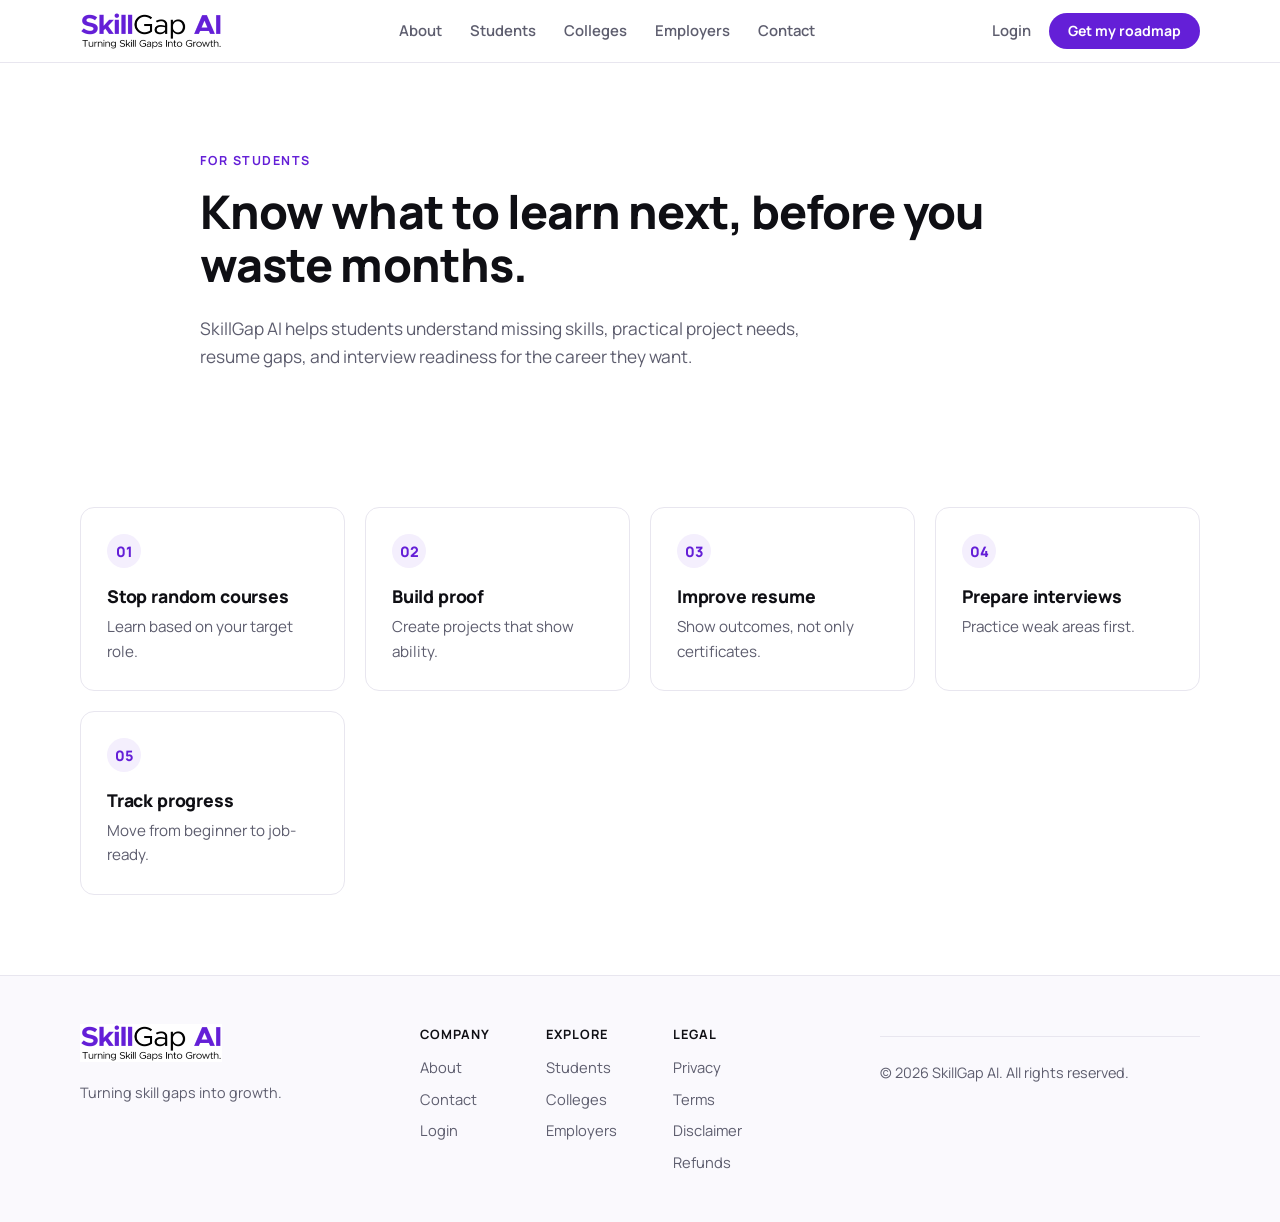
<file: students.html>
<!doctype html>
<html lang="en">
  <head>
    <meta charset="UTF-8" />
    <meta name="viewport" content="width=device-width, initial-scale=1.0" />
    <title>SkillGap AI for Students | Become Job-Ready With AI Roadmaps</title>
    <meta name="description" content="SkillGap AI helps students and fresh graduates know what to learn, what projects to build, and how to become more job-ready." />
    <link rel="canonical" href="https://skillgapai.in/students.html" />
    <link rel="icon" href="favicon.png" type="image/png" />
    <link rel="preconnect" href="https://fonts.googleapis.com" />
    <link rel="preconnect" href="https://fonts.gstatic.com" crossorigin />
    <link href="https://fonts.googleapis.com/css2?family=Manrope:wght@400;500;600;700;800&display=swap" rel="stylesheet" />
    <link rel="stylesheet" href="styles.css" />
  </head>
  <body>
    <header class="site-header">
      <a class="brand" href="index.html" aria-label="SkillGap AI home"><img src="logo.png" alt="SkillGap AI" /></a>
      <nav class="nav-links" aria-label="Primary"><a href="about.html">About</a><a href="students.html">Students</a><a href="institutions.html">Colleges</a><a href="employers.html">Employers</a><a href="contact.html">Contact</a></nav>
      <div class="header-actions"><a class="login-link" href="login.html">Login</a><a class="primary-button small" href="index.html#assessment">Get my roadmap</a></div>
    </header>
    <main>
      <section class="page-hero section-shell"><p class="eyebrow">For students</p><h1>Know what to learn next, before you waste months.</h1><p>SkillGap AI helps students understand missing skills, practical project needs, resume gaps, and interview readiness for the career they want.</p></section>
      <section class="problem-section section-shell"><div class="problem-grid"><article><span>01</span><h3>Stop random courses</h3><p>Learn based on your target role.</p></article><article><span>02</span><h3>Build proof</h3><p>Create projects that show ability.</p></article><article><span>03</span><h3>Improve resume</h3><p>Show outcomes, not only certificates.</p></article><article><span>04</span><h3>Prepare interviews</h3><p>Practice weak areas first.</p></article><article><span>05</span><h3>Track progress</h3><p>Move from beginner to job-ready.</p></article></div></section>
    </main>
    <footer class="site-footer">
      <div><a class="brand" href="index.html"><img src="logo.png" alt="SkillGap AI" /></a><p>Turning skill gaps into growth.</p></div>
      <div class="footer-columns">
        <nav><strong>Company</strong><a href="about.html">About</a><a href="contact.html">Contact</a><a href="login.html">Login</a></nav>
        <nav><strong>Explore</strong><a href="students.html">Students</a><a href="institutions.html">Colleges</a><a href="employers.html">Employers</a></nav>
        <nav><strong>Legal</strong><a href="privacy.html">Privacy</a><a href="terms.html">Terms</a><a href="disclaimer.html">Disclaimer</a><a href="refund.html">Refunds</a></nav>
      </div>
      <p class="copyright">© 2026 SkillGap AI. All rights reserved.</p>
    </footer>
  </body>
</html>
</file>
<file: styles.css>
/* SkillGap AI — minimal, professional theme
   Brand purple sampled from the logo: #641FD7 */
:root {
  --brand: #641fd7;
  --brand-dark: #4d14b0;
  --brand-tint: #f4effd;
  --brand-line: #e3d7fa;
  --ink: #0f0f14;
  --muted: #5d5d6e;
  --line: #e8e6ef;
  --surface: #faf9fd;
  --white: #fff;
  --ok: #17803d;
  --radius: 14px;
  --radius-sm: 10px;
  --shadow: 0 1px 2px rgba(15, 15, 20, .04), 0 8px 24px rgba(15, 15, 20, .05);
  --font: "Manrope", system-ui, -apple-system, "Segoe UI", Roboto, sans-serif;
}

*, *::before, *::after { box-sizing: border-box; }
html { scroll-behavior: smooth; scroll-padding-top: 84px; }
body {
  margin: 0;
  font-family: var(--font);
  font-size: 16px;
  line-height: 1.6;
  color: var(--ink);
  background: var(--white);
  -webkit-font-smoothing: antialiased;
}
img { max-width: 100%; display: block; }
a { color: inherit; }
h1, h2, h3, h4 { line-height: 1.15; letter-spacing: -.02em; margin: 0 0 .5em; font-weight: 800; }
h1 { font-size: clamp(2.1rem, 4.6vw, 3.4rem); }
h2 { font-size: clamp(1.6rem, 3vw, 2.2rem); }
h3 { font-size: 1.1rem; letter-spacing: -.01em; }
p { margin: 0 0 1em; color: var(--muted); }
ul { margin: 0; padding: 0; list-style: none; }
:focus-visible { outline: 2px solid var(--brand); outline-offset: 2px; }

.section-shell { width: min(1120px, calc(100% - 48px)); margin-inline: auto; padding-block: 80px; }
.eyebrow {
  margin: 0 0 14px; font-size: .78rem; font-weight: 700;
  letter-spacing: .12em; text-transform: uppercase; color: var(--brand);
}
.section-heading { max-width: 640px; margin-bottom: 40px; }
.section-heading h2 { margin: 0; }

/* ---------- Header ---------- */
.site-header {
  position: sticky; top: 0; z-index: 50;
  display: flex; align-items: center; justify-content: space-between; gap: 24px;
  padding: 12px max(24px, calc((100% - 1120px) / 2));
  background: rgba(255, 255, 255, .92);
  backdrop-filter: saturate(160%) blur(10px);
  border-bottom: 1px solid var(--line);
}
.brand { display: inline-flex; align-items: center; text-decoration: none; }
.brand img { height: 38px; width: auto; }
.nav-links { display: flex; gap: 28px; }
.nav-links a { text-decoration: none; font-size: .93rem; font-weight: 600; color: var(--muted); }
.nav-links a:hover { color: var(--ink); }
.header-actions { display: flex; align-items: center; gap: 18px; }
.login-link { text-decoration: none; font-size: .93rem; font-weight: 600; color: var(--muted); }
.login-link:hover { color: var(--ink); }

/* ---------- Buttons ---------- */
.primary-button, .secondary-button, .primary-link {
  display: inline-flex; align-items: center; justify-content: center; gap: 8px;
  padding: 13px 22px; border-radius: 999px; border: 1px solid transparent;
  font: 700 .95rem/1 var(--font); text-decoration: none; cursor: pointer;
  transition: background .15s, border-color .15s, color .15s;
}
.primary-button, .primary-link { background: var(--brand); color: #fff; }
.primary-button:hover, .primary-link:hover { background: var(--brand-dark); }
.secondary-button { background: #fff; color: var(--ink); border-color: var(--line); }
.secondary-button:hover { border-color: var(--ink); }
.primary-button.small { padding: 10px 18px; font-size: .88rem; }
button:disabled { opacity: .45; cursor: not-allowed; }

/* ---------- Hero ---------- */
.hero { display: grid; grid-template-columns: 1.15fr .85fr; gap: 56px; align-items: center; padding-block: 88px 72px; }
.hero h1 { margin-bottom: 20px; }
.hero h1 em { font-style: normal; color: var(--brand); }
.hero-text { font-size: 1.1rem; max-width: 520px; margin-bottom: 32px; }
.hero-actions { display: flex; flex-wrap: wrap; gap: 12px; }

.sample-card {
  background: var(--white); border: 1px solid var(--line); border-radius: var(--radius);
  box-shadow: var(--shadow); padding: 26px;
}
.sample-top { display: flex; justify-content: space-between; align-items: flex-start; gap: 16px; margin-bottom: 20px; }
.sample-top small, .tag {
  display: inline-block; font-size: .72rem; font-weight: 700; letter-spacing: .08em; text-transform: uppercase; color: var(--muted);
}
.sample-top strong { display: block; font-size: 1.15rem; letter-spacing: -.01em; }
.score-badge {
  min-width: 64px; height: 64px; border-radius: 50%; display: grid; place-items: center;
  font-weight: 800; color: var(--brand); background:
    radial-gradient(closest-side, #fff 76%, transparent 78% 100%),
    conic-gradient(var(--brand) calc(var(--score) * 1%), var(--brand-tint) 0);
}
.sample-steps { border-top: 1px solid var(--line); }
.sample-steps li { display: flex; gap: 14px; padding: 14px 0; border-bottom: 1px solid var(--line); font-size: .93rem; }
.sample-steps li:last-child { border-bottom: 0; padding-bottom: 0; }
.sample-steps b { flex: 0 0 92px; white-space: nowrap; color: var(--brand); font-weight: 700; }
.sample-steps span { color: var(--ink); }

/* ---------- Assessment wizard ---------- */
.assessment { background: var(--surface); border-block: 1px solid var(--line); }
.assessment .section-shell { padding-block: 80px; }
.wizard {
  max-width: 760px; margin-inline: auto; background: var(--white);
  border: 1px solid var(--line); border-radius: var(--radius); box-shadow: var(--shadow); overflow: hidden;
}
.wizard-head { padding: 24px 32px 0; }
.wizard-meta { display: flex; justify-content: space-between; align-items: baseline; margin-bottom: 12px; font-size: .85rem; font-weight: 700; color: var(--muted); }
.wizard-meta strong { color: var(--ink); }
.progress { height: 4px; background: var(--brand-tint); border-radius: 4px; overflow: hidden; }
.progress i { display: block; height: 100%; width: 33%; background: var(--brand); border-radius: 4px; transition: width .3s ease; }
.wizard-body { padding: 28px 32px 8px; min-height: 360px; }
.wizard-step { display: none; animation: fade .25s ease; }
.wizard-step.active { display: block; }
@keyframes fade { from { opacity: 0; transform: translateY(6px); } to { opacity: 1; transform: none; } }
.wizard-step > h3 { font-size: 1.4rem; margin-bottom: 4px; }
.wizard-step > p.lead { margin-bottom: 24px; }
.field { margin-bottom: 24px; }
.field > label, .field > .label { display: block; margin-bottom: 4px; font-weight: 700; font-size: .95rem; color: var(--ink); }
.field .hint { margin: 0 0 10px; font-size: .85rem; color: var(--muted); }

select, input[type="text"], input[type="email"], input[type="tel"], input[type="password"] {
  width: 100%; padding: 13px 14px; border: 1px solid var(--line); border-radius: var(--radius-sm);
  font: 500 .95rem var(--font); color: var(--ink); background: #fff; appearance: none;
}
select {
  background-image: url("data:image/svg+xml,%3Csvg xmlns='http://www.w3.org/2000/svg' width='12' height='8' fill='none' stroke='%235d5d6e' stroke-width='2'%3E%3Cpath d='m1 1.5 5 5 5-5'/%3E%3C/svg%3E");
  background-repeat: no-repeat; background-position: right 14px center; padding-right: 38px;
}
select:focus, input:focus { border-color: var(--brand); outline: 0; box-shadow: 0 0 0 3px var(--brand-tint); }
.row { display: grid; grid-template-columns: 1fr 1fr; gap: 16px; }

/* choice chips (radio + checkbox) */
.choices { display: flex; flex-wrap: wrap; gap: 8px; }
.choice { position: relative; }
.choice input { position: absolute; opacity: 0; inset: 0; cursor: pointer; margin: 0; }
.choice span {
  display: inline-flex; align-items: center; padding: 10px 16px; border: 1px solid var(--line);
  border-radius: 999px; font-size: .9rem; font-weight: 600; color: var(--ink); background: #fff;
  transition: border-color .15s, background .15s, color .15s;
}
.choice:hover span { border-color: var(--brand-line); }
.choice input:checked + span { background: var(--brand-tint); border-color: var(--brand); color: var(--brand-dark); }
.choice input:focus-visible + span { outline: 2px solid var(--brand); outline-offset: 2px; }
.choices.stack { flex-direction: column; }
.choices.stack .choice span { width: 100%; border-radius: var(--radius-sm); padding: 13px 16px; }

.wizard-foot { display: flex; justify-content: space-between; align-items: center; gap: 12px; padding: 20px 32px 28px; }
.wizard-error { padding: 0 32px; min-height: 22px; margin: 0 0 4px; color: #b42318; font-size: .88rem; font-weight: 600; }
.link-button { background: none; border: 0; padding: 10px 4px; font: 700 .93rem var(--font); color: var(--muted); cursor: pointer; }
.link-button:hover { color: var(--ink); }
.link-button[hidden] { display: none; }

/* ---------- Generic sections ---------- */
.steps-grid, .feature-grid, .problem-grid, .pricing-grid, .contact-grid, .preview-grid {
  display: grid; gap: 20px; grid-template-columns: repeat(auto-fit, minmax(240px, 1fr));
}
.steps-grid article, .feature-grid article, .problem-grid article, .pricing-grid article, .contact-grid article, .preview-card, .solution-stack article, .legal-card, .report-card {
  background: var(--white); border: 1px solid var(--line); border-radius: var(--radius); padding: 26px;
}
.steps-grid b, .problem-grid span {
  display: inline-grid; place-items: center; width: 34px; height: 34px; margin-bottom: 18px;
  border-radius: 50%; background: var(--brand-tint); color: var(--brand); font-weight: 800; font-size: .9rem;
}
.steps-grid p, .feature-grid p, .problem-grid p { margin: 0; font-size: .95rem; }

.pricing-grid article { display: flex; flex-direction: column; }
.pricing-grid span { font-size: .8rem; font-weight: 700; letter-spacing: .08em; text-transform: uppercase; color: var(--muted); }
.pricing-grid strong { display: block; margin: 8px 0 12px; font-size: 2rem; letter-spacing: -.02em; }
.pricing-grid p { flex: 1; font-size: .93rem; }
.pricing-grid a { font-weight: 700; color: var(--brand); text-decoration: none; }
.pricing-grid a:hover { text-decoration: underline; }
.pricing-grid .featured { border-color: var(--brand); box-shadow: 0 0 0 1px var(--brand); }

.faq-list, .faq-grid { max-width: 760px; }
.faq-grid { display: grid; gap: 12px; }
details { border-bottom: 1px solid var(--line); padding: 18px 0; }
details summary { cursor: pointer; font-weight: 700; list-style: none; display: flex; justify-content: space-between; gap: 16px; }
details summary::-webkit-details-marker { display: none; }
details summary::after { content: "+"; font-size: 1.3rem; line-height: 1; color: var(--brand); }
details[open] summary::after { content: "–"; }
details p { margin: 12px 0 0; }

.contact-wrap { display: grid; grid-template-columns: 1fr 1fr; gap: 56px; align-items: start; }
.contact-info { display: grid; gap: 16px; margin-top: 28px; }
.contact-info div span { display: block; font-size: .78rem; font-weight: 700; letter-spacing: .08em; text-transform: uppercase; color: var(--muted); }
.contact-info a, .contact-info p { margin: 0; color: var(--ink); font-weight: 600; text-decoration: none; }
.lead-form, .control-panel { display: grid; gap: 6px; background: var(--white); border: 1px solid var(--line); border-radius: var(--radius); padding: 28px; }
.lead-form label, .control-panel label { font-weight: 700; font-size: .9rem; margin-top: 10px; }
.lead-form button, .control-panel button { margin-top: 18px; }
.form-status, .microcopy { margin: 8px 0 0; font-size: .85rem; }

/* ---------- Footer ---------- */
.site-footer {
  display: flex; flex-wrap: wrap; justify-content: space-between; gap: 40px;
  padding: 48px max(24px, calc((100% - 1120px) / 2)); border-top: 1px solid var(--line); background: var(--surface);
}
.site-footer p { max-width: 320px; margin: 12px 0 0; font-size: .9rem; }
.footer-columns { display: flex; gap: 56px; flex-wrap: wrap; }
.footer-columns nav { display: grid; gap: 8px; align-content: start; }
.footer-columns strong { font-size: .8rem; letter-spacing: .08em; text-transform: uppercase; margin-bottom: 4px; }
.footer-columns a { text-decoration: none; font-size: .92rem; color: var(--muted); }
.footer-columns a:hover { color: var(--brand); }
.copyright { width: 100%; margin: 0; padding-top: 24px; border-top: 1px solid var(--line); font-size: .82rem; }

/* ---------- Inner pages (about, features, legal…) ---------- */
.page-hero { padding-block: 88px 40px; max-width: 880px; }
.page-hero h1 { font-size: clamp(2rem, 4vw, 2.9rem); }
.page-hero p:last-child { font-size: 1.08rem; max-width: 640px; }
.solution-section, .human-story { display: grid; grid-template-columns: 1fr 1fr; gap: 48px; align-items: center; }
.solution-stack { display: grid; gap: 12px; }
.solution-stack article { display: flex; gap: 16px; align-items: center; padding: 18px 22px; }
.solution-stack b { color: var(--brand); }
.human-story figure { margin: 0; }
.human-story img { border-radius: var(--radius); aspect-ratio: 4 / 3; object-fit: cover; }
.human-story figcaption { margin-top: 10px; font-size: .88rem; color: var(--muted); }
.final-cta { display: grid; gap: 32px; }
.preview-card span { font-size: .78rem; font-weight: 700; letter-spacing: .08em; text-transform: uppercase; color: var(--muted); }
.preview-card strong { display: block; font-size: 2rem; margin: 6px 0; }
.app-shell.legal-page { width: min(760px, calc(100% - 48px)); margin: 0 auto; padding: 40px 0 80px; }
.legal-brand { margin-bottom: 32px; }
.legal-card { padding: 40px; }
.legal-card h2 { font-size: 1.15rem; margin-top: 1.6em; }
.auth-shell { display: grid; grid-template-columns: 1fr 1fr; gap: 48px; align-items: center; }
.admin-actions { display: flex; flex-wrap: wrap; gap: 12px; margin-bottom: 24px; }
.admin-grid { display: grid; grid-template-columns: 1fr 1fr; gap: 20px; }
.admin-grid article { border: 1px solid var(--line); border-radius: var(--radius); padding: 24px; }
.data-item { display: grid; padding: 12px 0; border-bottom: 1px solid var(--line); font-size: .9rem; }
.empty-state { font-size: .9rem; }

/* ---------- Result page ---------- */
.result-hero { padding-block: 56px 24px; }
.result-hero h1 { font-size: clamp(1.9rem, 3.6vw, 2.7rem); margin-bottom: 14px; }
.meta-chips { display: flex; flex-wrap: wrap; gap: 8px; }
.meta-chips span { padding: 6px 14px; border: 1px solid var(--line); border-radius: 999px; font-size: .85rem; font-weight: 600; color: var(--muted); background: var(--surface); }
.notice { margin: 20px 0 0; padding: 14px 18px; background: var(--brand-tint); border: 1px solid var(--brand-line); border-radius: var(--radius-sm); font-size: .92rem; color: var(--ink); }
.notice a { color: var(--brand-dark); font-weight: 700; }
.stat-row { display: grid; grid-template-columns: repeat(4, 1fr); gap: 16px; padding-block: 16px 8px; }
.stat { border: 1px solid var(--line); border-radius: var(--radius); padding: 22px; background: #fff; }
.stat span { display: block; font-size: .75rem; font-weight: 700; letter-spacing: .08em; text-transform: uppercase; color: var(--muted); }
.stat strong { display: block; margin-top: 6px; font-size: 1.55rem; letter-spacing: -.02em; line-height: 1.2; }
.stat small { display: block; margin-top: 4px; color: var(--muted); font-size: .82rem; }
.result-section { padding-block: 48px 0; }
.result-section > h2 { font-size: 1.5rem; margin-bottom: 20px; }
.gap-grid { display: grid; grid-template-columns: 1fr 1fr; gap: 20px; align-items: start; }
.gap-col { border: 1px solid var(--line); border-radius: var(--radius); padding: 24px; }
.gap-col h3 { margin-bottom: 14px; }
.gap-col li { display: flex; align-items: center; gap: 10px; padding: 9px 0; border-top: 1px solid var(--line); font-size: .94rem; }
.gap-col li:first-of-type { border-top: 0; }
.gap-col li::before { content: ""; flex: 0 0 8px; height: 8px; border-radius: 50%; background: var(--ok); }
.gap-col.build li::before { background: var(--brand); }
.gap-col li.empty { color: var(--muted); font-size: .92rem; }
.gap-col li.empty::before { display: none; }
.pill { margin-left: auto; padding: 2px 10px; border-radius: 999px; background: var(--brand); color: #fff; font-size: .7rem; font-weight: 700; letter-spacing: .04em; text-transform: uppercase; }
.timeline { position: relative; display: grid; gap: 16px; }
.phase { display: grid; grid-template-columns: 150px 1fr; gap: 24px; border: 1px solid var(--line); border-radius: var(--radius); padding: 24px; background: #fff; }
.phase-when strong { display: block; font-size: .95rem; color: var(--brand); }
.phase-when span { font-size: .8rem; color: var(--muted); font-weight: 600; }
.phase h3 { margin-bottom: 10px; }
.phase li { position: relative; padding: 4px 0 4px 20px; font-size: .94rem; color: var(--muted); }
.phase li::before { content: ""; position: absolute; left: 0; top: 13px; width: 8px; height: 2px; background: var(--brand); }
.phase .output { margin: 12px 0 0; padding-top: 12px; border-top: 1px dashed var(--line); font-size: .88rem; color: var(--ink); }
.phase .output b { color: var(--brand); }
.project-grid { display: grid; grid-template-columns: repeat(3, 1fr); gap: 16px; }
.project-grid article { border: 1px solid var(--line); border-radius: var(--radius); padding: 22px; }
.project-grid span { font-size: .75rem; font-weight: 700; color: var(--brand); letter-spacing: .08em; }
.project-grid h3 { margin: 6px 0 8px; }
.project-grid p { margin: 0; font-size: .92rem; }
.tool-list { display: flex; flex-wrap: wrap; gap: 8px; }
.tool-list li { padding: 8px 14px; border: 1px solid var(--line); border-radius: 999px; font-size: .9rem; font-weight: 600; }
.tool-list li.known { background: var(--surface); color: var(--muted); }
.tool-list li.learn { border-color: var(--brand); background: var(--brand-tint); color: var(--brand-dark); }
.result-actions { display: flex; flex-wrap: wrap; gap: 12px; padding-block: 48px 80px; }
.disclaimer { padding-bottom: 56px; font-size: .82rem; }

.insight-grid { display: grid; grid-template-columns: repeat(auto-fit, minmax(240px, 1fr)); gap: 16px; }
.insight { border: 1px solid var(--line); border-radius: var(--radius); padding: 24px; background: #fff; }
.insight h3 { margin-bottom: 12px; }
.insight li { position: relative; padding: 5px 0 5px 18px; font-size: .93rem; color: var(--muted); }
.insight li::before { content: ""; position: absolute; left: 0; top: 14px; width: 6px; height: 6px; border-radius: 50%; background: var(--brand); }
.brand img { min-width: 90px; }

/* ---------- Responsive ---------- */
@media (max-width: 960px) {
  .nav-links { display: none; }
  .hero, .contact-wrap, .solution-section, .human-story, .auth-shell, .admin-grid { grid-template-columns: 1fr; gap: 36px; }
  .stat-row { grid-template-columns: 1fr 1fr; }
  .project-grid { grid-template-columns: 1fr; }
}
@media (max-width: 640px) {
  .section-shell { padding-block: 56px; width: calc(100% - 32px); }
  .site-header { padding-inline: 16px; }
  .brand img { height: 32px; }
  .login-link { display: none; }
  .hero { padding-block: 48px 40px; }
  .wizard-head, .wizard-body, .wizard-foot, .wizard-error { padding-inline: 20px; }
  .row, .gap-grid { grid-template-columns: 1fr; }
  .phase { grid-template-columns: 1fr; gap: 10px; }
  .legal-card { padding: 24px; }
  .stat-row { grid-template-columns: 1fr; }
}

/* ---------- Print (Save as PDF) ---------- */
@media print {
  .site-header, .site-footer, .result-actions, .notice { display: none !important; }
  .section-shell { padding-block: 16px; width: 100%; }
  .phase, .gap-col, .stat, .project-grid article { break-inside: avoid; }
}
@media (prefers-reduced-motion: reduce) { * { animation: none !important; transition: none !important; scroll-behavior: auto !important; } }
</file>
